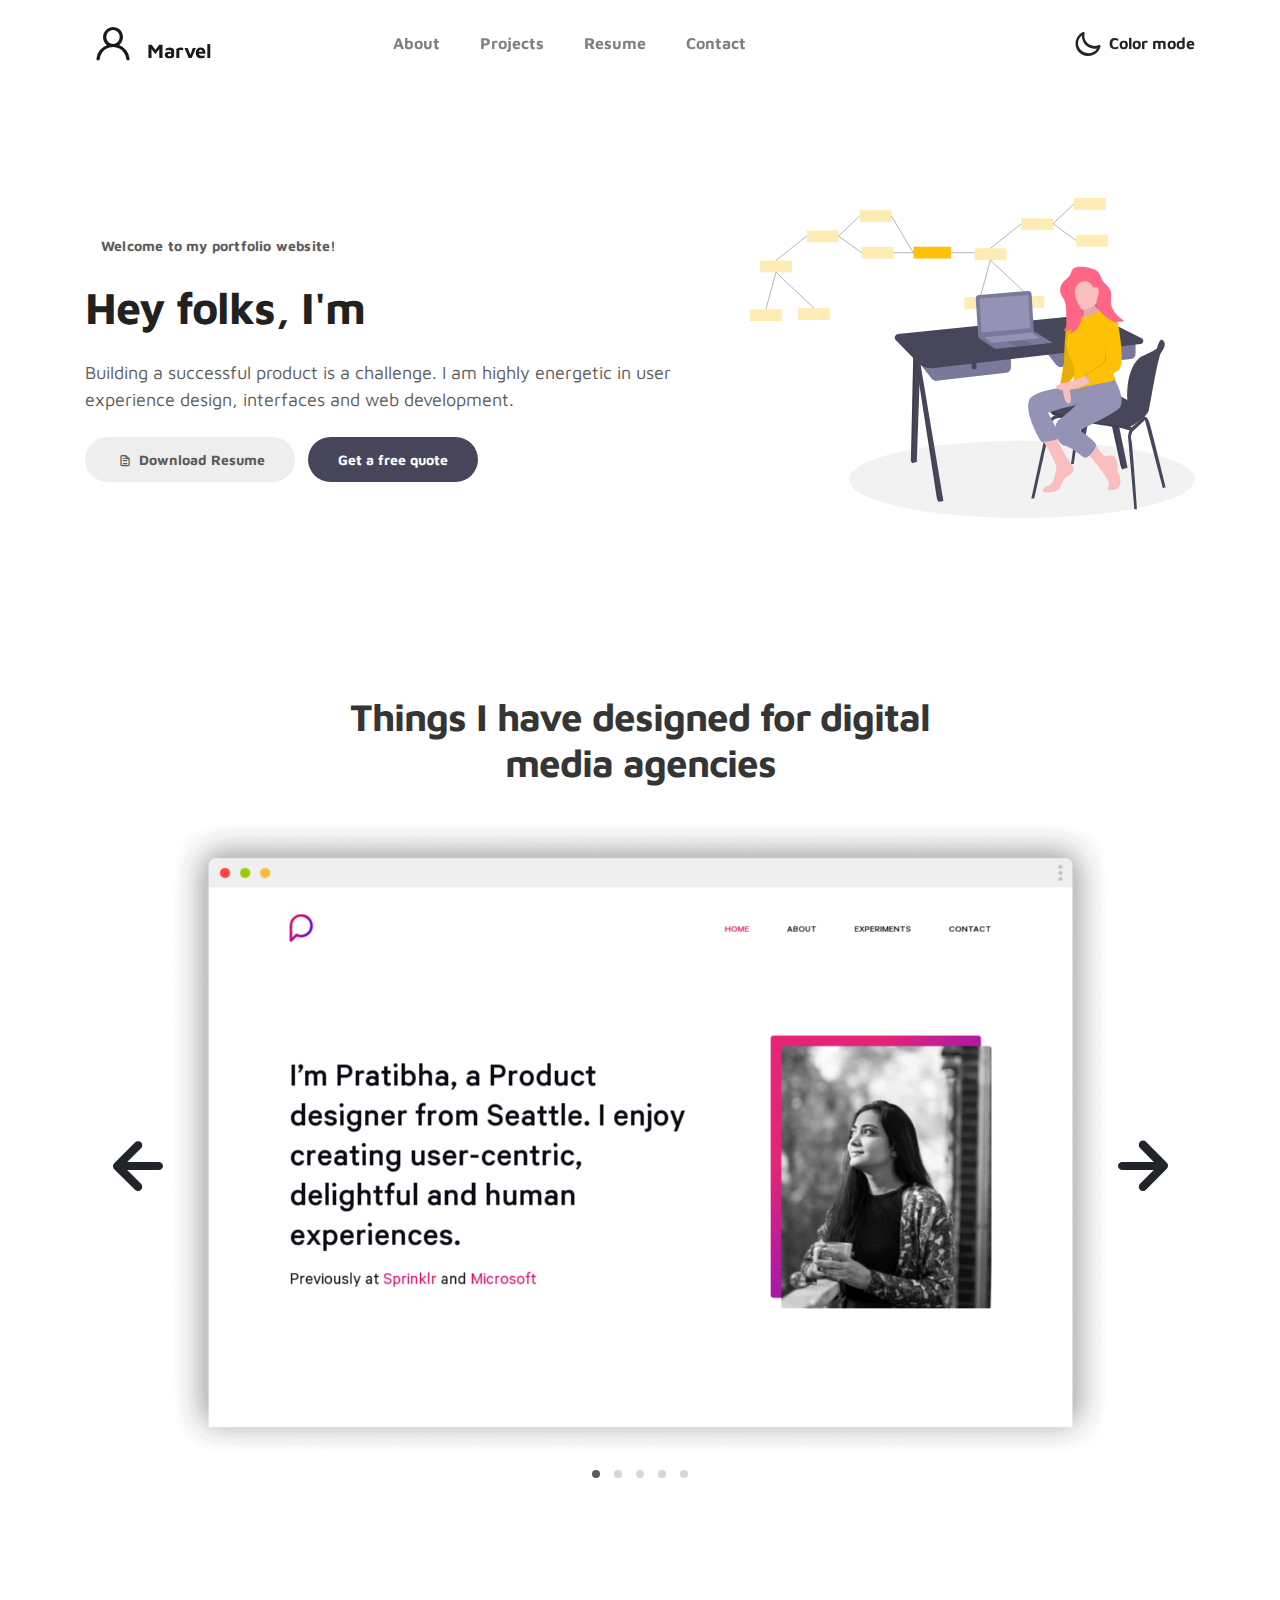
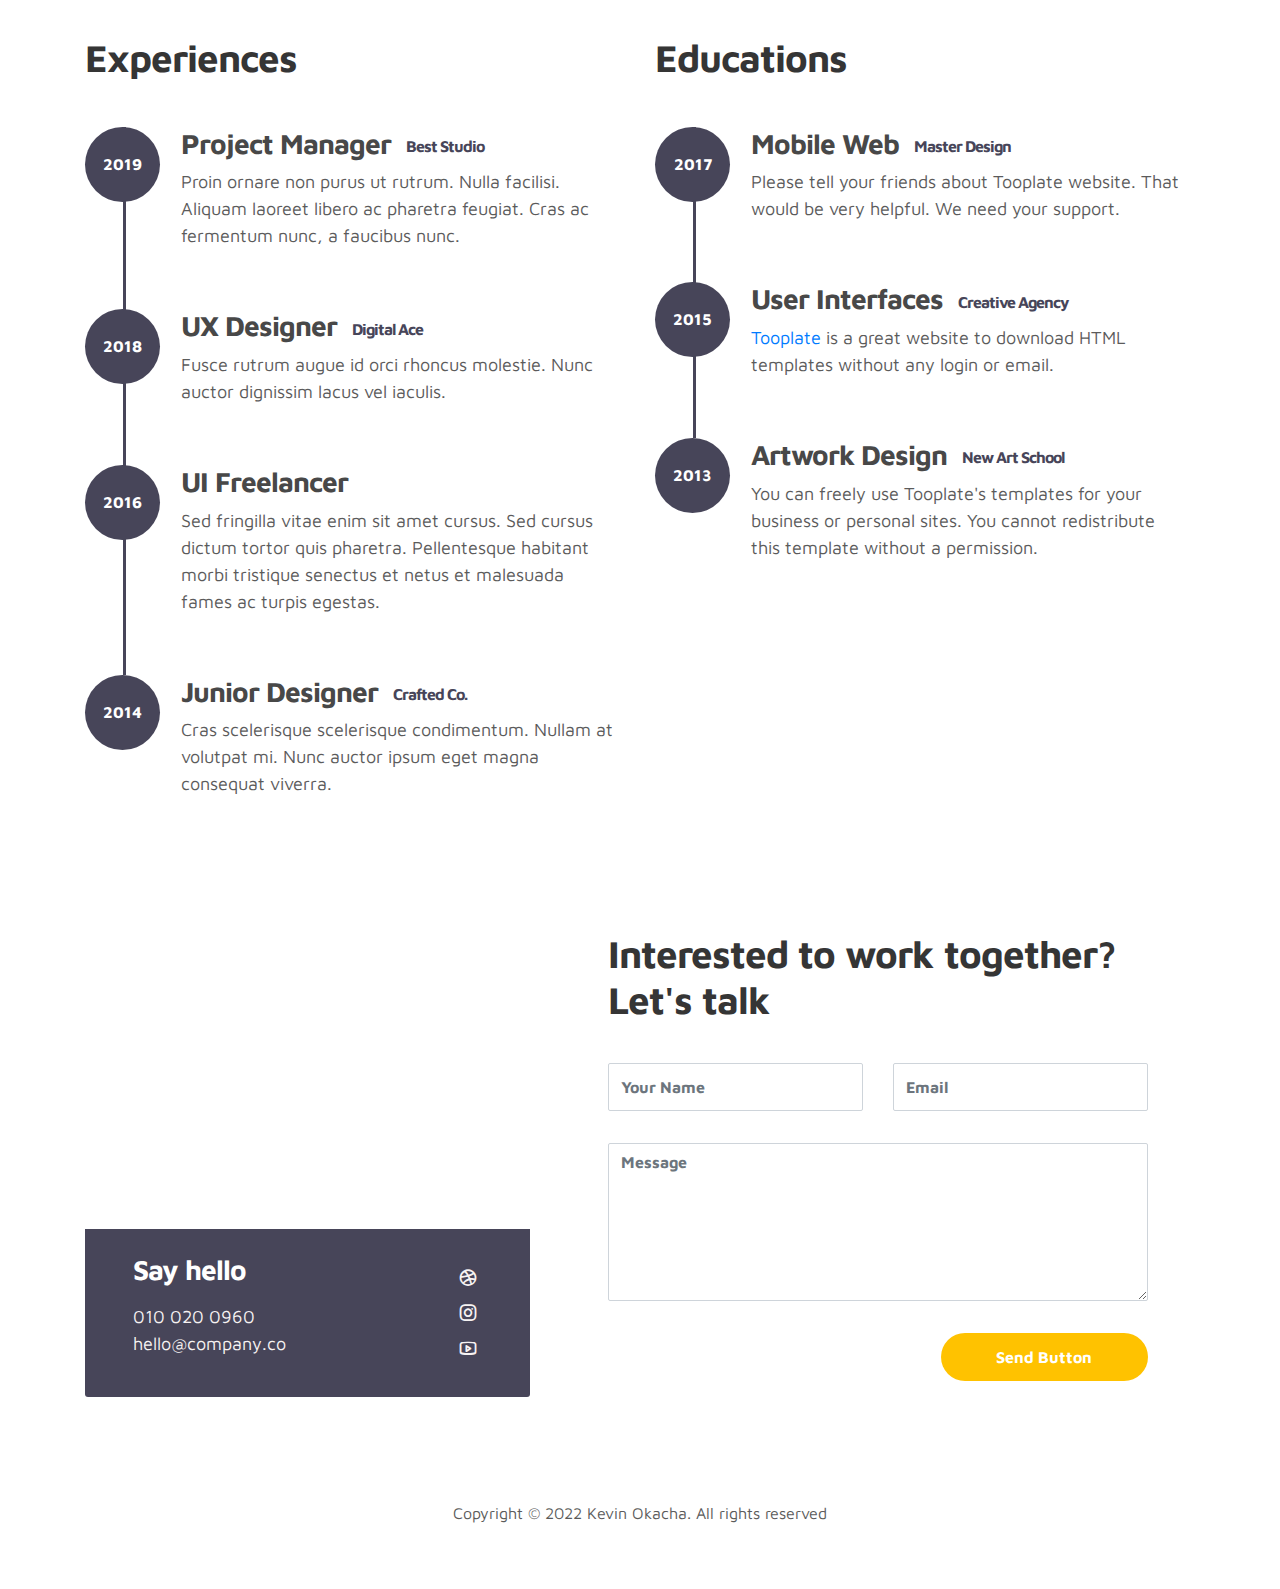
<file: Portfolio/index.html>
<!doctype html>
<html lang="en">

<head>
    <meta charset="utf-8">
    <meta name="viewport" content="width=device-width, initial-scale=1, shrink-to-fit=no">
    <meta name="description" content="">
    <meta name="author" content="">

    <title>Portfolio</title>

    <link rel="stylesheet" href="css/bootstrap.min.css">
    <link rel="stylesheet" href="css/unicons.css">
    <link rel="stylesheet" href="css/owl.carousel.min.css">
    <link rel="stylesheet" href="css/owl.theme.default.min.css">

    <!-- MAIN STYLE -->
    <link rel="stylesheet" href="css/tooplate-style.css">

    <!--

Tooplate 2115 Marvel

https://www.tooplate.com/view/2115-marvel

-->
</head>

<body>

    <!-- MENU -->
    <nav class="navbar navbar-expand-sm navbar-light">
        <div class="container">
            <a class="navbar-brand" href="index.html"><i class='uil uil-user'></i> Marvel</a>

            <button class="navbar-toggler" type="button" data-toggle="collapse" data-target="#navbarNav" aria-controls="navbarNav" aria-expanded="false" aria-label="Toggle navigation">
        <span class="navbar-toggler-icon"></span>
        <span class="navbar-toggler-icon"></span>
        <span class="navbar-toggler-icon"></span>
      </button>

            <div class="collapse navbar-collapse" id="navbarNav">
                <ul class="navbar-nav mx-auto">
                    <li class="nav-item">
                        <a href="#about" class="nav-link"><span data-hover="About">About</span></a>
                    </li>
                    <li class="nav-item">
                        <a href="#project" class="nav-link"><span data-hover="Projects">Projects</span></a>
                    </li>
                    <li class="nav-item">
                        <a href="#resume" class="nav-link"><span data-hover="Resume">Resume</span></a>
                    </li>
                    <li class="nav-item">
                        <a href="#contact" class="nav-link"><span data-hover="Contact">Contact</span></a>
                    </li>
                </ul>

                <ul class="navbar-nav ml-lg-auto">
                    <div class="ml-lg-4">
                        <div class="color-mode d-lg-flex justify-content-center align-items-center">
                            <i class="color-mode-icon"></i> Color mode
                        </div>
                    </div>
                </ul>
            </div>
        </div>
    </nav>

    <!-- ABOUT -->
    <section class="about full-screen d-lg-flex justify-content-center align-items-center" id="about">
        <div class="container">
            <div class="row">

                <div class="col-lg-7 col-md-12 col-12 d-flex align-items-center">
                    <div class="about-text">
                        <small class="small-text">Welcome to <span class="mobile-block">my portfolio website!</span></small>
                        <h1 class="animated animated-text">
                            <span class="mr-2">Hey folks, I'm</span>
                            <div class="animated-info">
                                <span class="animated-item">Kevin Okacha</span>
                                <span class="animated-item">Web Designer</span>
                                <span class="animated-item">UI/UX Design</span>
                            </div>
                        </h1>

                        <p>Building a successful product is a challenge. I am highly energetic in user experience design, interfaces and web development.</p>

                        <div class="custom-btn-group mt-4">
                            <a href="#" class="btn mr-lg-2 custom-btn"><i class='uil uil-file-alt'></i> Download Resume</a>
                            <a href="#contact" class="btn custom-btn custom-btn-bg custom-btn-link">Get a free quote</a>
                        </div>
                    </div>
                </div>

                <div class="col-lg-5 col-md-12 col-12">
                    <div class="about-image svg">
                        <img src="images/undraw/undraw_software_engineer_lvl5.svg" class="img-fluid" alt="svg image">
                    </div>
                </div>

            </div>
        </div>
    </section>

    <!-- PROJECTS -->
    <section class="project py-5" id="project">
        <div class="container">

            <div class="row">
                <div class="col-lg-11 text-center mx-auto col-12">

                    <div class="col-lg-8 mx-auto">
                        <h2>Things I have designed for digital media agencies</h2>
                    </div>

                    <div class="owl-carousel owl-theme">
                        <div class="item">
                            <div class="project-info">
                                <img src="images/project/project-image01.png" class="img-fluid" alt="project image">
                            </div>
                        </div>

                        <div class="item">
                            <div class="project-info">
                                <img src="images/project/project-image02.png" class="img-fluid" alt="project image">
                            </div>
                        </div>

                        <div class="item">
                            <div class="project-info">
                                <img src="images/project/project-image03.png" class="img-fluid" alt="project image">
                            </div>
                        </div>

                        <div class="item">
                            <div class="project-info">
                                <img src="images/project/project-image04.png" class="img-fluid" alt="project image">
                            </div>
                        </div>

                        <div class="item">
                            <div class="project-info">
                                <img src="images/project/project-image05.png" class="img-fluid" alt="project image">
                            </div>
                        </div>
                    </div>

                </div>
            </div>
        </div>
    </section>

    <!-- FEATURES -->
    <section class="resume py-5 d-lg-flex justify-content-center align-items-center" id="resume">
        <div class="container">
            <div class="row">

                <div class="col-lg-6 col-12">
                    <h2 class="mb-4">Experiences</h2>

                    <div class="timeline">
                        <div class="timeline-wrapper">
                            <div class="timeline-yr">
                                <span>2019</span>
                            </div>
                            <div class="timeline-info">
                                <h3><span>Project Manager</span><small>Best Studio</small></h3>
                                <p>Proin ornare non purus ut rutrum. Nulla facilisi. Aliquam laoreet libero ac pharetra feugiat. Cras ac fermentum nunc, a faucibus nunc.</p>
                            </div>
                        </div>

                        <div class="timeline-wrapper">
                            <div class="timeline-yr">
                                <span>2018</span>
                            </div>
                            <div class="timeline-info">
                                <h3><span>UX Designer</span><small>Digital Ace</small></h3>
                                <p>Fusce rutrum augue id orci rhoncus molestie. Nunc auctor dignissim lacus vel iaculis.</p>
                            </div>
                        </div>

                        <div class="timeline-wrapper">
                            <div class="timeline-yr">
                                <span>2016</span>
                            </div>
                            <div class="timeline-info">
                                <h3><span>UI Freelancer</h3>
                <p>Sed fringilla vitae enim sit amet cursus. Sed cursus dictum tortor quis pharetra. Pellentesque
                  habitant morbi tristique senectus et netus et malesuada fames ac turpis egestas.</p>
              </div>
            </div>

            <div class="timeline-wrapper">
              <div class="timeline-yr">
                <span>2014</span>
                            </div>
                            <div class="timeline-info">
                                <h3><span>Junior Designer<small>Crafted Co.</small></h3>
                <p>Cras scelerisque scelerisque condimentum. Nullam at volutpat mi. Nunc auctor ipsum eget magna
                  consequat viverra.</p>
              </div>
            </div>

          </div>
        </div>

        <div class="col-lg-6 col-12">
          <h2 class="mb-4 mobile-mt-2">Educations</h2>

          <div class="timeline">
            <div class="timeline-wrapper">
              <div class="timeline-yr">
                <span>2017</span>
                            </div>
                            <div class="timeline-info">
                                <h3><span>Mobile Web</span><small>Master Design</small></h3>
                                <p>Please tell your friends about Tooplate website. That would be very helpful. We need your support.
                                </p>
                            </div>
                        </div>

                        <div class="timeline-wrapper">
                            <div class="timeline-yr">
                                <span>2015</span>
                            </div>
                            <div class="timeline-info">
                                <h3><span>User Interfaces</span><small>Creative Agency</small></h3>
                                <p><a rel="nofollow" href="https://www.facebook.com/tooplate">Tooplate</a> is a great website to download HTML templates without any login or email.</p>
                            </div>
                        </div>

                        <div class="timeline-wrapper">
                            <div class="timeline-yr">
                                <span>2013</span>
                            </div>
                            <div class="timeline-info">
                                <h3><span>Artwork Design</span><small>New Art School</small></h3>
                                <p>You can freely use Tooplate's templates for your business or personal sites. You cannot redistribute this template without a permission.</p>
                            </div>
                        </div>

                    </div>
                </div>

            </div>
        </div>
    </section>

    <!-- CONTACT -->
    <section class="contact py-5" id="contact">
        <div class="container">
            <div class="row">

                <div class="col-lg-5 mr-lg-5 col-12">
                    <div class="google-map w-100">
                        <iframe src="https://www.google.com/maps/embed?pb=!1m18!1m12!1m3!1d12088.558402180099!2d-73.99373482142036!3d40.75895421922642!2m3!1f0!2f0!3f0!3m2!1i1024!2i768!4f13.1!3m3!1m2!1s0x89c25855b8fb3083%3A0xa0f9aef176042a5c!2sTheater+District%2C+New+York%2C+NY%2C+USA!5e0!3m2!1sen!2smm!4v1549875377188"
                            width="400" height="300" frameborder="0" style="border:0" allowfullscreen></iframe>
                    </div>

                    <div class="contact-info d-flex justify-content-between align-items-center py-4 px-lg-5">
                        <div class="contact-info-item">
                            <h3 class="mb-3 text-white">Say hello</h3>
                            <p class="footer-text mb-0">010 020 0960</p>
                            <p><a href="mailto:hello@company.co">hello@company.co</a></p>
                        </div>

                        <ul class="social-links">
                            <li>
                                <a href="#" class="uil uil-dribbble" data-toggle="tooltip" data-placement="left" title="Dribbble"></a>
                            </li>
                            <li>
                                <a href="#" class="uil uil-instagram" data-toggle="tooltip" data-placement="left" title="Instagram"></a>
                            </li>
                            <li>
                                <a href="#" class="uil uil-youtube" data-toggle="tooltip" data-placement="left" title="Youtube"></a>
                            </li>
                        </ul>
                    </div>
                </div>

                <div class="col-lg-6 col-12">
                    <div class="contact-form">
                        <h2 class="mb-4">Interested to work together? Let's talk</h2>

                        <form action="https://formsubmit.co/kev.okacha@gmail.com" method="POST">
                            <div class="row">
                                <div class="col-lg-6 col-12">
                                    <input type="text" class="form-control" name="name" placeholder="Your Name" id="name" required>
                                </div>

                                <div class="col-lg-6 col-12">
                                    <input type="email" class="form-control" name="email" placeholder="Email" id="email" required>
                                </div>

                                <div class="col-12">
                                    <textarea name="message" rows="6" class="form-control" id="message" placeholder="Message"></textarea>
                                </div>

                                <div class="ml-lg-auto col-lg-5 col-12">
                                    <input type="submit" class="form-control submit-btn" value="Send Button">
                                </div>
                            </div>
                        </form>
                    </div>
                </div>

            </div>
        </div>
    </section>

    <!-- FOOTER -->
    <footer class="footer py-5">
        <div class="container">
            <div class="row">

                <div class="col-lg-12 col-12">
                    <p class="copyright-text text-center">Copyright &copy; 2022 Kevin Okacha. All rights reserved</p>
                    <!-- <p class="copyright-text text-center">Designed by <a rel="nofollow" href="https://www.facebook.com/tooplate"></a></p> -->
                </div>

            </div>
        </div>
    </footer>

    <script src="js/jquery-3.3.1.min.js"></script>
    <script src="js/popper.min.js"></script>
    <script src="js/bootstrap.min.js"></script>
    <script src="js/Headroom.js"></script>
    <script src="js/jQuery.headroom.js"></script>
    <script src="js/owl.carousel.min.js"></script>
    <script src="js/smoothscroll.js"></script>
    <script src="js/custom.js"></script>

</body>

</html>
</file>
<file: Portfolio/css/unicons.css>
@font-face {
  font-family: 'unicons';
  src: url('../font/unicons.eot?42479262');
  src: url('../font/unicons.eot?42479262#iefix') format('embedded-opentype'),
       url('../font/unicons.woff2?42479262') format('woff2'),
       url('../font/unicons.woff?42479262') format('woff'),
       url('../font/unicons.ttf?42479262') format('truetype'),
       url('../font/unicons.svg?42479262#unicons') format('svg');
  font-weight: normal;
  font-style: normal;
}
/* Chrome hack: SVG is rendered more smooth in Windozze. 100% magic, uncomment if you need it. */
/* Note, that will break hinting! In other OS-es font will be not as sharp as it could be */
/*
@media screen and (-webkit-min-device-pixel-ratio:0) {
  @font-face {
    font-family: 'unicons';
    src: url('../font/unicons.svg?42479262#unicons') format('svg');
  }
}
*/
 
 [class^="uil-"]:before, [class*=" uil-"]:before {
  font-family: "unicons";
  font-style: normal;
  font-weight: normal;
  speak: none;
 
  display: inline-block;
  text-decoration: inherit;
  width: 1em;
  margin-right: .2em;
  text-align: center;
  /* opacity: .8; */
 
  /* For safety - reset parent styles, that can break glyph codes*/
  font-variant: normal;
  text-transform: none;
 
  /* fix buttons height, for twitter bootstrap */
  line-height: 1em;
 
  /* Animation center compensation - margins should be symmetric */
  /* remove if not needed */
  margin-left: .2em;
 
  /* you can be more comfortable with increased icons size */
  /* font-size: 120%; */
 
  /* Font smoothing. That was taken from TWBS */
  -webkit-font-smoothing: antialiased;
  -moz-osx-font-smoothing: grayscale;
 
  /* Uncomment for 3D effect */
  /* text-shadow: 1px 1px 1px rgba(127, 127, 127, 0.3); */
}
 
.uil-abacus:before { content: '\e800'; } /* '' */
.uil-accessible-icon-alt:before { content: '\e801'; } /* '' */
.uil-adjust-alt:before { content: '\e802'; } /* '' */
.uil-adjust-circle:before { content: '\e803'; } /* '' */
.uil-adjust-half:before { content: '\e804'; } /* '' */
.uil-adjust:before { content: '\e805'; } /* '' */
.uil-airplay:before { content: '\e806'; } /* '' */
.uil-align-alt:before { content: '\e807'; } /* '' */
.uil-align-center-alt:before { content: '\e808'; } /* '' */
.uil-align-center-h:before { content: '\e809'; } /* '' */
.uil-align-center-justify:before { content: '\e80a'; } /* '' */
.uil-align-center-v:before { content: '\e80b'; } /* '' */
.uil-align-center:before { content: '\e80c'; } /* '' */
.uil-align-justify:before { content: '\e80d'; } /* '' */
.uil-align-left-justify:before { content: '\e80e'; } /* '' */
.uil-align-left:before { content: '\e80f'; } /* '' */
.uil-align-letter-right:before { content: '\e810'; } /* '' */
.uil-align-right-justify:before { content: '\e811'; } /* '' */
.uil-align-right:before { content: '\e812'; } /* '' */
.uil-align:before { content: '\e813'; } /* '' */
.uil-ambulance:before { content: '\e814'; } /* '' */
.uil-analysis:before { content: '\e815'; } /* '' */
.uil-analytics:before { content: '\e816'; } /* '' */
.uil-anchor:before { content: '\e817'; } /* '' */
.uil-android-phone-slash:before { content: '\e818'; } /* '' */
.uil-angle-double-down:before { content: '\e819'; } /* '' */
.uil-angle-double-left:before { content: '\e81a'; } /* '' */
.uil-angle-double-right:before { content: '\e81b'; } /* '' */
.uil-angle-double-up:before { content: '\e81c'; } /* '' */
.uil-angle-down:before { content: '\e81d'; } /* '' */
.uil-angle-left:before { content: '\e81e'; } /* '' */
.uil-angle-right-b:before { content: '\e81f'; } /* '' */
.uil-angle-right:before { content: '\e820'; } /* '' */
.uil-angle-up:before { content: '\e821'; } /* '' */
.uil-annoyed-alt:before { content: '\e822'; } /* '' */
.uil-annoyed:before { content: '\e823'; } /* '' */
.uil-apps:before { content: '\e824'; } /* '' */
.uil-archive-alt:before { content: '\e825'; } /* '' */
.uil-archive:before { content: '\e826'; } /* '' */
.uil-arrow-break:before { content: '\e827'; } /* '' */
.uil-arrow-circle-down:before { content: '\e828'; } /* '' */
.uil-arrow-circle-left:before { content: '\e829'; } /* '' */
.uil-arrow-circle-right:before { content: '\e82a'; } /* '' */
.uil-arrow-circle-up:before { content: '\e82b'; } /* '' */
.uil-arrow-compress-h:before { content: '\e82c'; } /* '' */
.uil-arrow-down-left:before { content: '\e82d'; } /* '' */
.uil-arrow-down-right:before { content: '\e82e'; } /* '' */
.uil-arrow-down:before { content: '\e82f'; } /* '' */
.uil-arrow-from-right:before { content: '\e830'; } /* '' */
.uil-arrow-from-top:before { content: '\e831'; } /* '' */
.uil-arrow-growth:before { content: '\e832'; } /* '' */
.uil-arrow-left:before { content: '\e833'; } /* '' */
.uil-arrow-random:before { content: '\e834'; } /* '' */
.uil-arrow-resize-diagonal:before { content: '\e835'; } /* '' */
.uil-arrow-right:before { content: '\e836'; } /* '' */
.uil-arrow-to-bottom:before { content: '\e837'; } /* '' */
.uil-arrow-to-right:before { content: '\e838'; } /* '' */
.uil-arrow-up-left:before { content: '\e839'; } /* '' */
.uil-arrow-up-right:before { content: '\e83a'; } /* '' */
.uil-arrow-up:before { content: '\e83b'; } /* '' */
.uil-arrows-h-alt:before { content: '\e83c'; } /* '' */
.uil-arrows-h:before { content: '\e83d'; } /* '' */
.uil-arrows-left-down:before { content: '\e83e'; } /* '' */
.uil-arrows-maximize:before { content: '\e83f'; } /* '' */
.uil-arrows-merge:before { content: '\e840'; } /* '' */
.uil-arrows-resize-h:before { content: '\e841'; } /* '' */
.uil-arrows-resize-v:before { content: '\e842'; } /* '' */
.uil-arrows-resize:before { content: '\e843'; } /* '' */
.uil-arrows-right-down:before { content: '\e844'; } /* '' */
.uil-arrows-shrink-h:before { content: '\e845'; } /* '' */
.uil-arrows-shrink-v:before { content: '\e846'; } /* '' */
.uil-arrows-up-right:before { content: '\e847'; } /* '' */
.uil-arrows-v-alt:before { content: '\e848'; } /* '' */
.uil-arrows-v:before { content: '\e849'; } /* '' */
.uil-at:before { content: '\e84a'; } /* '' */
.uil-atm-card:before { content: '\e84b'; } /* '' */
.uil-atom:before { content: '\e84c'; } /* '' */
.uil-auto-flash:before { content: '\e84d'; } /* '' */
.uil-award-alt:before { content: '\e84e'; } /* '' */
.uil-award:before { content: '\e84f'; } /* '' */
.uil-baby-carriage:before { content: '\e850'; } /* '' */
.uil-backpack:before { content: '\e851'; } /* '' */
.uil-backspace:before { content: '\e852'; } /* '' */
.uil-backward:before { content: '\e853'; } /* '' */
.uil-bag-alt:before { content: '\e854'; } /* '' */
.uil-bag-slash:before { content: '\e855'; } /* '' */
.uil-bag:before { content: '\e856'; } /* '' */
.uil-ball:before { content: '\e857'; } /* '' */
.uil-ban:before { content: '\e858'; } /* '' */
.uil-bars:before { content: '\e859'; } /* '' */
.uil-basketball-hoop:before { content: '\e85a'; } /* '' */
.uil-basketball:before { content: '\e85b'; } /* '' */
.uil-battery-bolt:before { content: '\e85c'; } /* '' */
.uil-battery-empty:before { content: '\e85d'; } /* '' */
.uil-bed-double:before { content: '\e85e'; } /* '' */
.uil-bed:before { content: '\e85f'; } /* '' */
.uil-bell-school:before { content: '\e860'; } /* '' */
.uil-bell-slash:before { content: '\e861'; } /* '' */
.uil-bill:before { content: '\e862'; } /* '' */
.uil-bitcoin-circle:before { content: '\e863'; } /* '' */
.uil-bitcoin:before { content: '\e864'; } /* '' */
.uil-bluetooth-b:before { content: '\e865'; } /* '' */
.uil-bolt-alt:before { content: '\e866'; } /* '' */
.uil-bolt-slash:before { content: '\e867'; } /* '' */
.uil-bolt:before { content: '\e868'; } /* '' */
.uil-book-alt:before { content: '\e869'; } /* '' */
.uil-book-medical:before { content: '\e86a'; } /* '' */
.uil-book-open:before { content: '\e86b'; } /* '' */
.uil-book-reader:before { content: '\e86c'; } /* '' */
.uil-book:before { content: '\e86d'; } /* '' */
.uil-bookmark-full:before { content: '\e86e'; } /* '' */
.uil-bookmark:before { content: '\e86f'; } /* '' */
.uil-books:before { content: '\e870'; } /* '' */
.uil-boombox:before { content: '\e871'; } /* '' */
.uil-border-alt:before { content: '\e872'; } /* '' */
.uil-border-bottom:before { content: '\e873'; } /* '' */
.uil-border-clear:before { content: '\e874'; } /* '' */
.uil-border-horizontal:before { content: '\e875'; } /* '' */
.uil-border-inner:before { content: '\e876'; } /* '' */
.uil-border-left:before { content: '\e877'; } /* '' */
.uil-border-out:before { content: '\e878'; } /* '' */
.uil-border-right:before { content: '\e879'; } /* '' */
.uil-border-top:before { content: '\e87a'; } /* '' */
.uil-border-vertical:before { content: '\e87b'; } /* '' */
.uil-box:before { content: '\e87c'; } /* '' */
.uil-briefcase-alt:before { content: '\e87d'; } /* '' */
.uil-briefcase:before { content: '\e87e'; } /* '' */
.uil-bright:before { content: '\e87f'; } /* '' */
.uil-brightness-empty:before { content: '\e880'; } /* '' */
.uil-brightness-half:before { content: '\e881'; } /* '' */
.uil-brightness-low:before { content: '\e882'; } /* '' */
.uil-brightness-minus:before { content: '\e883'; } /* '' */
.uil-brightness-plus:before { content: '\e884'; } /* '' */
.uil-brightness:before { content: '\e885'; } /* '' */
.uil-bring-bottom:before { content: '\e886'; } /* '' */
.uil-bring-front:before { content: '\e887'; } /* '' */
.uil-brush-alt:before { content: '\e888'; } /* '' */
.uil-bug:before { content: '\e889'; } /* '' */
.uil-building:before { content: '\e88a'; } /* '' */
.uil-bullseye:before { content: '\e88b'; } /* '' */
.uil-bus-alt:before { content: '\e88c'; } /* '' */
.uil-bus-school:before { content: '\e88d'; } /* '' */
.uil-bus:before { content: '\e88e'; } /* '' */
.uil-calcualtor:before { content: '\e88f'; } /* '' */
.uil-calculator-alt:before { content: '\e890'; } /* '' */
.uil-calendar-alt:before { content: '\e891'; } /* '' */
.uil-calendar-slash:before { content: '\e892'; } /* '' */
.uil-calender:before { content: '\e893'; } /* '' */
.uil-calling:before { content: '\e894'; } /* '' */
.uil-camera-plus:before { content: '\e895'; } /* '' */
.uil-camera-slash:before { content: '\e896'; } /* '' */
.uil-camera:before { content: '\e897'; } /* '' */
.uil-cancel:before { content: '\e898'; } /* '' */
.uil-capsule:before { content: '\e899'; } /* '' */
.uil-capture:before { content: '\e89a'; } /* '' */
.uil-car-sideview:before { content: '\e89b'; } /* '' */
.uil-car-slash:before { content: '\e89c'; } /* '' */
.uil-car-wash:before { content: '\e89d'; } /* '' */
.uil-car:before { content: '\e89e'; } /* '' */
.uil-card-atm:before { content: '\e89f'; } /* '' */
.uil-caret-right:before { content: '\e8a0'; } /* '' */
.uil-cart:before { content: '\e8a1'; } /* '' */
.uil-cell:before { content: '\e8a2'; } /* '' */
.uil-celsius:before { content: '\e8a3'; } /* '' */
.uil-chart-bar-alt:before { content: '\e8a4'; } /* '' */
.uil-chart-bar:before { content: '\e8a5'; } /* '' */
.uil-chart-down:before { content: '\e8a6'; } /* '' */
.uil-chart-growth-alt:before { content: '\e8a7'; } /* '' */
.uil-chart-growth:before { content: '\e8a8'; } /* '' */
.uil-chart-line:before { content: '\e8a9'; } /* '' */
.uil-chart-pie-alt:before { content: '\e8aa'; } /* '' */
.uil-chart-pie:before { content: '\e8ab'; } /* '' */
.uil-chart:before { content: '\e8ac'; } /* '' */
.uil-chat-bubble-user:before { content: '\e8ad'; } /* '' */
.uil-chat-info:before { content: '\e8ae'; } /* '' */
.uil-chat:before { content: '\e8af'; } /* '' */
.uil-check-circle:before { content: '\e8b0'; } /* '' */
.uil-check-square:before { content: '\e8b1'; } /* '' */
.uil-check:before { content: '\e8b2'; } /* '' */
.uil-circle-layer:before { content: '\e8b3'; } /* '' */
.uil-circle:before { content: '\e8b4'; } /* '' */
.uil-circuit:before { content: '\e8b5'; } /* '' */
.uil-clapper-board:before { content: '\e8b6'; } /* '' */
.uil-clipboard-alt:before { content: '\e8b7'; } /* '' */
.uil-clipboard-blank:before { content: '\e8b8'; } /* '' */
.uil-clipboard-notes:before { content: '\e8b9'; } /* '' */
.uil-clipboard:before { content: '\e8ba'; } /* '' */
.uil-clock-eight:before { content: '\e8bb'; } /* '' */
.uil-clock-five:before { content: '\e8bc'; } /* '' */
.uil-clock-nine:before { content: '\e8bd'; } /* '' */
.uil-clock-seven:before { content: '\e8be'; } /* '' */
.uil-clock-ten:before { content: '\e8bf'; } /* '' */
.uil-clock-three:before { content: '\e8c0'; } /* '' */
.uil-clock-two:before { content: '\e8c1'; } /* '' */
.uil-clock:before { content: '\e8c2'; } /* '' */
.uil-closed-captioning:before { content: '\e8c3'; } /* '' */
.uil-cloud-block:before { content: '\e8c4'; } /* '' */
.uil-cloud-bookmark:before { content: '\e8c5'; } /* '' */
.uil-cloud-check:before { content: '\e8c6'; } /* '' */
.uil-cloud-computing:before { content: '\e8c7'; } /* '' */
.uil-cloud-data-connection:before { content: '\e8c8'; } /* '' */
.uil-cloud-database-tree:before { content: '\e8c9'; } /* '' */
.uil-cloud-download:before { content: '\e8ca'; } /* '' */
.uil-cloud-drizzle:before { content: '\e8cb'; } /* '' */
.uil-cloud-exclamation:before { content: '\e8cc'; } /* '' */
.uil-cloud-hail:before { content: '\e8cd'; } /* '' */
.uil-cloud-heart:before { content: '\e8ce'; } /* '' */
.uil-cloud-info:before { content: '\e8cf'; } /* '' */
.uil-cloud-lock:before { content: '\e8d0'; } /* '' */
.uil-cloud-meatball:before { content: '\e8d1'; } /* '' */
.uil-cloud-moon-hail:before { content: '\e8d2'; } /* '' */
.uil-cloud-moon-meatball:before { content: '\e8d3'; } /* '' */
.uil-cloud-moon-rain:before { content: '\e8d4'; } /* '' */
.uil-cloud-moon-showers:before { content: '\e8d5'; } /* '' */
.uil-cloud-moon:before { content: '\e8d6'; } /* '' */
.uil-cloud-question:before { content: '\e8d7'; } /* '' */
.uil-cloud-rain-sun:before { content: '\e8d8'; } /* '' */
.uil-cloud-rain:before { content: '\e8d9'; } /* '' */
.uil-cloud-redo:before { content: '\e8da'; } /* '' */
.uil-cloud-set:before { content: '\e8db'; } /* '' */
.uil-cloud-share:before { content: '\e8dc'; } /* '' */
.uil-cloud-shield:before { content: '\e8dd'; } /* '' */
.uil-cloud-showers-alt:before { content: '\e8de'; } /* '' */
.uil-cloud-showers-heavy:before { content: '\e8df'; } /* '' */
.uil-cloud-showers:before { content: '\e8e0'; } /* '' */
.uil-cloud-slash:before { content: '\e8e1'; } /* '' */
.uil-cloud-sun-hail:before { content: '\e8e2'; } /* '' */
.uil-cloud-sun-meatball:before { content: '\e8e3'; } /* '' */
.uil-cloud-sun-rain-alt:before { content: '\e8e4'; } /* '' */
.uil-cloud-sun-rain:before { content: '\e8e5'; } /* '' */
.uil-cloud-sun-tear:before { content: '\e8e6'; } /* '' */
.uil-cloud-sun:before { content: '\e8e7'; } /* '' */
.uil-cloud-times:before { content: '\e8e8'; } /* '' */
.uil-cloud-unlock:before { content: '\e8e9'; } /* '' */
.uil-cloud-upload:before { content: '\e8ea'; } /* '' */
.uil-cloud-wifi:before { content: '\e8eb'; } /* '' */
.uil-cloud-wind:before { content: '\e8ec'; } /* '' */
.uil-cloud:before { content: '\e8ed'; } /* '' */
.uil-clouds:before { content: '\e8ee'; } /* '' */
.uil-club:before { content: '\e8ef'; } /* '' */
.uil-code:before { content: '\e8f0'; } /* '' */
.uil-coffee:before { content: '\e8f1'; } /* '' */
.uil-cog:before { content: '\e8f2'; } /* '' */
.uil-coins:before { content: '\e8f3'; } /* '' */
.uil-columns:before { content: '\e8f4'; } /* '' */
.uil-comment-alt-block:before { content: '\e8f5'; } /* '' */
.uil-comment-alt-chart-lines:before { content: '\e8f6'; } /* '' */
.uil-comment-alt-check:before { content: '\e8f7'; } /* '' */
.uil-comment-alt-dots:before { content: '\e8f8'; } /* '' */
.uil-comment-alt-download:before { content: '\e8f9'; } /* '' */
.uil-comment-alt-edit:before { content: '\e8fa'; } /* '' */
.uil-comment-alt-exclamation:before { content: '\e8fb'; } /* '' */
.uil-comment-alt-heart:before { content: '\e8fc'; } /* '' */
.uil-comment-alt-image:before { content: '\e8fd'; } /* '' */
.uil-comment-alt-info:before { content: '\e8fe'; } /* '' */
.uil-comment-alt-lines:before { content: '\e8ff'; } /* '' */
.uil-comment-alt-lock:before { content: '\e900'; } /* '' */
.uil-comment-alt-medical:before { content: '\e901'; } /* '' */
.uil-comment-alt-message:before { content: '\e902'; } /* '' */
.uil-comment-alt-notes:before { content: '\e903'; } /* '' */
.uil-comment-alt-plus:before { content: '\e904'; } /* '' */
.uil-comment-alt-question:before { content: '\e905'; } /* '' */
.uil-comment-alt-redo:before { content: '\e906'; } /* '' */
.uil-comment-alt-search:before { content: '\e907'; } /* '' */
.uil-comment-alt-share:before { content: '\e908'; } /* '' */
.uil-comment-alt-shield:before { content: '\e909'; } /* '' */
.uil-comment-alt-upload:before { content: '\e90a'; } /* '' */
.uil-comment-alt-verify:before { content: '\e90b'; } /* '' */
.uil-comment-alt:before { content: '\e90c'; } /* '' */
.uil-comment-block:before { content: '\e90d'; } /* '' */
.uil-comment-chart-line:before { content: '\e90e'; } /* '' */
.uil-comment-check:before { content: '\e90f'; } /* '' */
.uil-comment-dots:before { content: '\e910'; } /* '' */
.uil-comment-download:before { content: '\e911'; } /* '' */
.uil-comment-edit:before { content: '\e912'; } /* '' */
.uil-comment-exclamation:before { content: '\e913'; } /* '' */
.uil-comment-heart:before { content: '\e914'; } /* '' */
.uil-comment-image:before { content: '\e915'; } /* '' */
.uil-comment-info-alt:before { content: '\e916'; } /* '' */
.uil-comment-info:before { content: '\e917'; } /* '' */
.uil-comment-lines:before { content: '\e918'; } /* '' */
.uil-comment-lock:before { content: '\e919'; } /* '' */
.uil-comment-medical:before { content: '\e91a'; } /* '' */
.uil-comment-message:before { content: '\e91b'; } /* '' */
.uil-comment-notes:before { content: '\e91c'; } /* '' */
.uil-comment-plus:before { content: '\e91d'; } /* '' */
.uil-comment-question:before { content: '\e91e'; } /* '' */
.uil-comment-redo:before { content: '\e91f'; } /* '' */
.uil-comment-search:before { content: '\e920'; } /* '' */
.uil-comment-share:before { content: '\e921'; } /* '' */
.uil-comment-shield:before { content: '\e922'; } /* '' */
.uil-comment-slash:before { content: '\e923'; } /* '' */
.uil-comment-upload:before { content: '\e924'; } /* '' */
.uil-comment-verify:before { content: '\e925'; } /* '' */
.uil-comment:before { content: '\e926'; } /* '' */
.uil-comments-alt:before { content: '\e927'; } /* '' */
.uil-comments:before { content: '\e928'; } /* '' */
.uil-commnet-alt-slash:before { content: '\e929'; } /* '' */
.uil-compact-disc:before { content: '\e92a'; } /* '' */
.uil-compass:before { content: '\e92b'; } /* '' */
.uil-compress-alt-left:before { content: '\e92c'; } /* '' */
.uil-compress-alt:before { content: '\e92d'; } /* '' */
.uil-compress-arrows:before { content: '\e92e'; } /* '' */
.uil-compress-lines:before { content: '\e92f'; } /* '' */
.uil-compress-point:before { content: '\e930'; } /* '' */
.uil-compress-v:before { content: '\e931'; } /* '' */
.uil-compress:before { content: '\e932'; } /* '' */
.uil-computer-mouse:before { content: '\e933'; } /* '' */
.uil-confused:before { content: '\e934'; } /* '' */
.uil-constructor:before { content: '\e935'; } /* '' */
.uil-copy-alt:before { content: '\e936'; } /* '' */
.uil-copy-landscape:before { content: '\e937'; } /* '' */
.uil-copy:before { content: '\e938'; } /* '' */
.uil-copyright:before { content: '\e939'; } /* '' */
.uil-corner-down-left:before { content: '\e93a'; } /* '' */
.uil-corner-down-right-alt:before { content: '\e93b'; } /* '' */
.uil-corner-down-right:before { content: '\e93c'; } /* '' */
.uil-corner-left-down:before { content: '\e93d'; } /* '' */
.uil-corner-right-down:before { content: '\e93e'; } /* '' */
.uil-corner-up-left-alt:before { content: '\e93f'; } /* '' */
.uil-corner-up-left:before { content: '\e940'; } /* '' */
.uil-corner-up-right-alt:before { content: '\e941'; } /* '' */
.uil-corner-up-right:before { content: '\e942'; } /* '' */
.uil-creative-commons-pd-alt:before { content: '\e943'; } /* '' */
.uil-creative-commons-pd:before { content: '\e944'; } /* '' */
.uil-crockery:before { content: '\e945'; } /* '' */
.uil-crop-alt-rotate-left:before { content: '\e946'; } /* '' */
.uil-crop-alt-rotate-right:before { content: '\e947'; } /* '' */
.uil-crop-alt:before { content: '\e948'; } /* '' */
.uil-crosshair-alt:before { content: '\e949'; } /* '' */
.uil-crosshair:before { content: '\e94a'; } /* '' */
.uil-crosshairs:before { content: '\e94b'; } /* '' */
.uil-cube:before { content: '\e94c'; } /* '' */
.uil-data-sharing:before { content: '\e94d'; } /* '' */
.uil-database-alt:before { content: '\e94e'; } /* '' */
.uil-database:before { content: '\e94f'; } /* '' */
.uil-desert:before { content: '\e950'; } /* '' */
.uil-desktop-alt-slash:before { content: '\e951'; } /* '' */
.uil-desktop-alt:before { content: '\e952'; } /* '' */
.uil-desktop-cloud-alt:before { content: '\e953'; } /* '' */
.uil-desktop-slash:before { content: '\e954'; } /* '' */
.uil-desktop:before { content: '\e955'; } /* '' */
.uil-dialpad-alt:before { content: '\e956'; } /* '' */
.uil-dialpad:before { content: '\e957'; } /* '' */
.uil-diamond:before { content: '\e958'; } /* '' */
.uil-diary-alt:before { content: '\e959'; } /* '' */
.uil-diary:before { content: '\e95a'; } /* '' */
.uil-dice-five:before { content: '\e95b'; } /* '' */
.uil-dice-four:before { content: '\e95c'; } /* '' */
.uil-dice-one:before { content: '\e95d'; } /* '' */
.uil-dice-six:before { content: '\e95e'; } /* '' */
.uil-dice-three:before { content: '\e95f'; } /* '' */
.uil-dice-two:before { content: '\e960'; } /* '' */
.uil-direction:before { content: '\e961'; } /* '' */
.uil-directions:before { content: '\e962'; } /* '' */
.uil-dizzy-meh:before { content: '\e963'; } /* '' */
.uil-dna:before { content: '\e964'; } /* '' */
.uil-document-layout-center:before { content: '\e965'; } /* '' */
.uil-document-layout-left:before { content: '\e966'; } /* '' */
.uil-document-layout-right:before { content: '\e967'; } /* '' */
.uil-document:before { content: '\e968'; } /* '' */
.uil-dollar-alt:before { content: '\e969'; } /* '' */
.uil-dollar-sign-alt:before { content: '\e96a'; } /* '' */
.uil-dollar-sign:before { content: '\e96b'; } /* '' */
.uil-down-arrow:before { content: '\e96c'; } /* '' */
.uil-download-alt:before { content: '\e96d'; } /* '' */
.uil-dribbble:before { content: '\e96e'; } /* '' */
.uil-drill:before { content: '\e96f'; } /* '' */
.uil-dropbox:before { content: '\e970'; } /* '' */
.uil-dumbbell:before { content: '\e971'; } /* '' */
.uil-edit-alt:before { content: '\e972'; } /* '' */
.uil-edit:before { content: '\e973'; } /* '' */
.uil-ellipsis-h:before { content: '\e974'; } /* '' */
.uil-ellipsis-v:before { content: '\e975'; } /* '' */
.uil-emoji:before { content: '\e976'; } /* '' */
.uil-enter:before { content: '\e977'; } /* '' */
.uil-entry:before { content: '\e978'; } /* '' */
.uil-envelope-add:before { content: '\e979'; } /* '' */
.uil-envelope-alt:before { content: '\e97a'; } /* '' */
.uil-envelope-block:before { content: '\e97b'; } /* '' */
.uil-envelope-bookmark:before { content: '\e97c'; } /* '' */
.uil-envelope-check:before { content: '\e97d'; } /* '' */
.uil-envelope-download-alt:before { content: '\e97e'; } /* '' */
.uil-envelope-download:before { content: '\e97f'; } /* '' */
.uil-envelope-edit:before { content: '\e980'; } /* '' */
.uil-envelope-exclamation:before { content: '\e981'; } /* '' */
.uil-envelope-heart:before { content: '\e982'; } /* '' */
.uil-envelope-info:before { content: '\e983'; } /* '' */
.uil-envelope-lock:before { content: '\e984'; } /* '' */
.uil-envelope-minus:before { content: '\e985'; } /* '' */
.uil-envelope-open:before { content: '\e986'; } /* '' */
.uil-envelope-question:before { content: '\e987'; } /* '' */
.uil-envelope-receive:before { content: '\e988'; } /* '' */
.uil-envelope-redo:before { content: '\e989'; } /* '' */
.uil-envelope-search:before { content: '\e98a'; } /* '' */
.uil-envelope-send:before { content: '\e98b'; } /* '' */
.uil-envelope-share:before { content: '\e98c'; } /* '' */
.uil-envelope-shield:before { content: '\e98d'; } /* '' */
.uil-envelope-star:before { content: '\e98e'; } /* '' */
.uil-envelope-times:before { content: '\e98f'; } /* '' */
.uil-envelope-upload-alt:before { content: '\e990'; } /* '' */
.uil-envelope-upload:before { content: '\e991'; } /* '' */
.uil-envelope:before { content: '\e992'; } /* '' */
.uil-envelopes:before { content: '\e993'; } /* '' */
.uil-equal-circle:before { content: '\e994'; } /* '' */
.uil-euro-circle:before { content: '\e995'; } /* '' */
.uil-euro:before { content: '\e996'; } /* '' */
.uil-exchange-alt:before { content: '\e997'; } /* '' */
.uil-exchange:before { content: '\e998'; } /* '' */
.uil-exclamation-circle:before { content: '\e999'; } /* '' */
.uil-exclamation-octagon:before { content: '\e99a'; } /* '' */
.uil-exclamation-triangle:before { content: '\e99b'; } /* '' */
.uil-exclude:before { content: '\e99c'; } /* '' */
.uil-exit:before { content: '\e99d'; } /* '' */
.uil-expand-alt:before { content: '\e99e'; } /* '' */
.uil-expand-arrows-alt:before { content: '\e99f'; } /* '' */
.uil-expand-arrows:before { content: '\e9a0'; } /* '' */
.uil-expand-from-corner:before { content: '\e9a1'; } /* '' */
.uil-expand-left:before { content: '\e9a2'; } /* '' */
.uil-export:before { content: '\e9a3'; } /* '' */
.uil-exposure-alt:before { content: '\e9a4'; } /* '' */
.uil-exposure-increase:before { content: '\e9a5'; } /* '' */
.uil-external-link-alt:before { content: '\e9a6'; } /* '' */
.uil-eye-slash:before { content: '\e9a7'; } /* '' */
.uil-eye:before { content: '\e9a8'; } /* '' */
.uil-facebook:before { content: '\e9a9'; } /* '' */
.uil-fahrenheit:before { content: '\e9aa'; } /* '' */
.uil-fast-mail-alt:before { content: '\e9ab'; } /* '' */
.uil-fast-mail:before { content: '\e9ac'; } /* '' */
.uil-favorite:before { content: '\e9ad'; } /* '' */
.uil-feedback:before { content: '\e9ae'; } /* '' */
.uil-file-alt:before { content: '\e9af'; } /* '' */
.uil-file-blank:before { content: '\e9b0'; } /* '' */
.uil-file-block-alt:before { content: '\e9b1'; } /* '' */
.uil-file-bookmark-alt:before { content: '\e9b2'; } /* '' */
.uil-file-check-alt:before { content: '\e9b3'; } /* '' */
.uil-file-check:before { content: '\e9b4'; } /* '' */
.uil-file-contract-dollar:before { content: '\e9b5'; } /* '' */
.uil-file-copy-alt:before { content: '\e9b6'; } /* '' */
.uil-file-download-alt:before { content: '\e9b7'; } /* '' */
.uil-file-download:before { content: '\e9b8'; } /* '' */
.uil-file-edit-alt:before { content: '\e9b9'; } /* '' */
.uil-file-exclamation-alt:before { content: '\e9ba'; } /* '' */
.uil-file-exclamation:before { content: '\e9bb'; } /* '' */
.uil-file-heart:before { content: '\e9bc'; } /* '' */
.uil-file-info-alt:before { content: '\e9bd'; } /* '' */
.uil-file-landscape-alt:before { content: '\e9be'; } /* '' */
.uil-file-landscape:before { content: '\e9bf'; } /* '' */
.uil-file-lanscape-slash:before { content: '\e9c0'; } /* '' */
.uil-file-lock-alt:before { content: '\e9c1'; } /* '' */
.uil-file-medical-alt:before { content: '\e9c2'; } /* '' */
.uil-file-medical:before { content: '\e9c3'; } /* '' */
.uil-file-minus-alt:before { content: '\e9c4'; } /* '' */
.uil-file-minus:before { content: '\e9c5'; } /* '' */
.uil-file-network:before { content: '\e9c6'; } /* '' */
.uil-file-plus-alt:before { content: '\e9c7'; } /* '' */
.uil-file-plus:before { content: '\e9c8'; } /* '' */
.uil-file-question-alt:before { content: '\e9c9'; } /* '' */
.uil-file-question:before { content: '\e9ca'; } /* '' */
.uil-file-redo-alt:before { content: '\e9cb'; } /* '' */
.uil-file-search-alt:before { content: '\e9cc'; } /* '' */
.uil-file-share-alt:before { content: '\e9cd'; } /* '' */
.uil-file-shield-alt:before { content: '\e9ce'; } /* '' */
.uil-file-slash:before { content: '\e9cf'; } /* '' */
.uil-file-times-alt:before { content: '\e9d0'; } /* '' */
.uil-file-times:before { content: '\e9d1'; } /* '' */
.uil-file-upload-alt:before { content: '\e9d2'; } /* '' */
.uil-file-upload:before { content: '\e9d3'; } /* '' */
.uil-file:before { content: '\e9d4'; } /* '' */
.uil-files-landscapes-alt:before { content: '\e9d5'; } /* '' */
.uil-files-landscapes:before { content: '\e9d6'; } /* '' */
.uil-film:before { content: '\e9d7'; } /* '' */
.uil-filter-slash:before { content: '\e9d8'; } /* '' */
.uil-filter:before { content: '\e9d9'; } /* '' */
.uil-flask-potion:before { content: '\e9da'; } /* '' */
.uil-flask:before { content: '\e9db'; } /* '' */
.uil-flip-h-alt:before { content: '\e9dc'; } /* '' */
.uil-flip-h:before { content: '\e9dd'; } /* '' */
.uil-flip-v-alt:before { content: '\e9de'; } /* '' */
.uil-flip-v:before { content: '\e9df'; } /* '' */
.uil-flower:before { content: '\e9e0'; } /* '' */
.uil-focus-add:before { content: '\e9e1'; } /* '' */
.uil-focus-target:before { content: '\e9e2'; } /* '' */
.uil-focus:before { content: '\e9e3'; } /* '' */
.uil-folder-check:before { content: '\e9e4'; } /* '' */
.uil-folder-download:before { content: '\e9e5'; } /* '' */
.uil-folder-exclamation:before { content: '\e9e6'; } /* '' */
.uil-folder-heart:before { content: '\e9e7'; } /* '' */
.uil-folder-info:before { content: '\e9e8'; } /* '' */
.uil-folder-lock:before { content: '\e9e9'; } /* '' */
.uil-folder-medical:before { content: '\e9ea'; } /* '' */
.uil-folder-minus:before { content: '\e9eb'; } /* '' */
.uil-folder-network:before { content: '\e9ec'; } /* '' */
.uil-folder-plus:before { content: '\e9ed'; } /* '' */
.uil-folder-question:before { content: '\e9ee'; } /* '' */
.uil-folder-slash:before { content: '\e9ef'; } /* '' */
.uil-folder-times:before { content: '\e9f0'; } /* '' */
.uil-folder-upload:before { content: '\e9f1'; } /* '' */
.uil-folder:before { content: '\e9f2'; } /* '' */
.uil-food:before { content: '\e9f3'; } /* '' */
.uil-football-american:before { content: '\e9f4'; } /* '' */
.uil-football-ball:before { content: '\e9f5'; } /* '' */
.uil-football:before { content: '\e9f6'; } /* '' */
.uil-forecastcloud-moon-tear:before { content: '\e9f7'; } /* '' */
.uil-forwaded-call:before { content: '\e9f8'; } /* '' */
.uil-forward:before { content: '\e9f9'; } /* '' */
.uil-frown:before { content: '\e9fa'; } /* '' */
.uil-game-structure:before { content: '\e9fb'; } /* '' */
.uil-game:before { content: '\e9fc'; } /* '' */
.uil-gift:before { content: '\e9fd'; } /* '' */
.uil-glass-martini-alt-slash:before { content: '\e9fe'; } /* '' */
.uil-glass-martini-alt:before { content: '\e9ff'; } /* '' */
.uil-glass-martini:before { content: '\ea00'; } /* '' */
.uil-glass-tea:before { content: '\ea01'; } /* '' */
.uil-glass:before { content: '\ea02'; } /* '' */
.uil-globe:before { content: '\ea03'; } /* '' */
.uil-gold:before { content: '\ea04'; } /* '' */
.uil-google-drive:before { content: '\ea05'; } /* '' */
.uil-graduation-hat:before { content: '\ea06'; } /* '' */
.uil-graph-bar:before { content: '\ea07'; } /* '' */
.uil-grid:before { content: '\ea08'; } /* '' */
.uil-grids:before { content: '\ea09'; } /* '' */
.uil-grin-tongue-wink-alt:before { content: '\ea0a'; } /* '' */
.uil-grin-tongue-wink:before { content: '\ea0b'; } /* '' */
.uil-grin:before { content: '\ea0c'; } /* '' */
.uil-grip-horizontal-line:before { content: '\ea0d'; } /* '' */
.uil-hdd:before { content: '\ea0e'; } /* '' */
.uil-headphones-alt:before { content: '\ea0f'; } /* '' */
.uil-headphones:before { content: '\ea10'; } /* '' */
.uil-heart-alt:before { content: '\ea11'; } /* '' */
.uil-heart-medical:before { content: '\ea12'; } /* '' */
.uil-heart-rate:before { content: '\ea13'; } /* '' */
.uil-heart-sign:before { content: '\ea14'; } /* '' */
.uil-heart:before { content: '\ea15'; } /* '' */
.uil-heartbeat:before { content: '\ea16'; } /* '' */
.uil-history-alt:before { content: '\ea17'; } /* '' */
.uil-history:before { content: '\ea18'; } /* '' */
.uil-home-alt:before { content: '\ea19'; } /* '' */
.uil-home:before { content: '\ea1a'; } /* '' */
.uil-horizontal-align-center:before { content: '\ea1b'; } /* '' */
.uil-horizontal-align-left:before { content: '\ea1c'; } /* '' */
.uil-horizontal-align-right:before { content: '\ea1d'; } /* '' */
.uil-horizontal-distribution-center:before { content: '\ea1e'; } /* '' */
.uil-horizontal-distribution-left:before { content: '\ea1f'; } /* '' */
.uil-horizontal-distribution-right:before { content: '\ea20'; } /* '' */
.uil-hunting:before { content: '\ea21'; } /* '' */
.uil-image-alt-slash:before { content: '\ea22'; } /* '' */
.uil-image-block:before { content: '\ea23'; } /* '' */
.uil-image-broken:before { content: '\ea24'; } /* '' */
.uil-image-check:before { content: '\ea25'; } /* '' */
.uil-image-download:before { content: '\ea26'; } /* '' */
.uil-image-edit:before { content: '\ea27'; } /* '' */
.uil-image-lock:before { content: '\ea28'; } /* '' */
.uil-image-minus:before { content: '\ea29'; } /* '' */
.uil-image-plus:before { content: '\ea2a'; } /* '' */
.uil-image-question:before { content: '\ea2b'; } /* '' */
.uil-image-redo:before { content: '\ea2c'; } /* '' */
.uil-image-resize-landscape:before { content: '\ea2d'; } /* '' */
.uil-image-resize-square:before { content: '\ea2e'; } /* '' */
.uil-image-search:before { content: '\ea2f'; } /* '' */
.uil-image-share:before { content: '\ea30'; } /* '' */
.uil-image-shield:before { content: '\ea31'; } /* '' */
.uil-image-slash:before { content: '\ea32'; } /* '' */
.uil-image-times:before { content: '\ea33'; } /* '' */
.uil-image-upload:before { content: '\ea34'; } /* '' */
.uil-image-v:before { content: '\ea35'; } /* '' */
.uil-image:before { content: '\ea36'; } /* '' */
.uil-images:before { content: '\ea37'; } /* '' */
.uil-incoming-call:before { content: '\ea38'; } /* '' */
.uil-info-circle:before { content: '\ea39'; } /* '' */
.uil-instagram:before { content: '\ea3a'; } /* '' */
.uil-invoice:before { content: '\ea3b'; } /* '' */
.uil-jackhammer:before { content: '\ea3c'; } /* '' */
.uil-kayak:before { content: '\ea3d'; } /* '' */
.uil-key-skeleton-alt:before { content: '\ea3e'; } /* '' */
.uil-key-skeleton:before { content: '\ea3f'; } /* '' */
.uil-keyboard-alt:before { content: '\ea40'; } /* '' */
.uil-keyboard-hide:before { content: '\ea41'; } /* '' */
.uil-keyboard-show:before { content: '\ea42'; } /* '' */
.uil-keyboard:before { content: '\ea43'; } /* '' */
.uil-keyhole-circle:before { content: '\ea44'; } /* '' */
.uil-keyhole-square-full:before { content: '\ea45'; } /* '' */
.uil-keyhole-square:before { content: '\ea46'; } /* '' */
.uil-kid:before { content: '\ea47'; } /* '' */
.uil-label-alt:before { content: '\ea48'; } /* '' */
.uil-label:before { content: '\ea49'; } /* '' */
.uil-lamp:before { content: '\ea4a'; } /* '' */
.uil-laptop-cloud:before { content: '\ea4b'; } /* '' */
.uil-laptop:before { content: '\ea4c'; } /* '' */
.uil-laughing:before { content: '\ea4d'; } /* '' */
.uil-layer-group-slash:before { content: '\ea4e'; } /* '' */
.uil-layer-group:before { content: '\ea4f'; } /* '' */
.uil-layers-alt:before { content: '\ea50'; } /* '' */
.uil-layers-slash:before { content: '\ea51'; } /* '' */
.uil-layers:before { content: '\ea52'; } /* '' */
.uil-left-arrow-from-left:before { content: '\ea53'; } /* '' */
.uil-left-arrow-to-left:before { content: '\ea54'; } /* '' */
.uil-left-indent-alt:before { content: '\ea55'; } /* '' */
.uil-left-indent:before { content: '\ea56'; } /* '' */
.uil-life-ring:before { content: '\ea57'; } /* '' */
.uil-lightbulb-alt:before { content: '\ea58'; } /* '' */
.uil-lightbulb:before { content: '\ea59'; } /* '' */
.uil-line-alt:before { content: '\ea5a'; } /* '' */
.uil-line-spacing:before { content: '\ea5b'; } /* '' */
.uil-link-alt:before { content: '\ea5c'; } /* '' */
.uil-link-broken:before { content: '\ea5d'; } /* '' */
.uil-link-h:before { content: '\ea5e'; } /* '' */
.uil-link:before { content: '\ea5f'; } /* '' */
.uil-list-ui-alt:before { content: '\ea60'; } /* '' */
.uil-list-ul:before { content: '\ea61'; } /* '' */
.uil-location-arrow-alt:before { content: '\ea62'; } /* '' */
.uil-location-arrow:before { content: '\ea63'; } /* '' */
.uil-location-pin-alt:before { content: '\ea64'; } /* '' */
.uil-location-point:before { content: '\ea65'; } /* '' */
.uil-location:before { content: '\ea66'; } /* '' */
.uil-lock-access:before { content: '\ea67'; } /* '' */
.uil-lock-alt:before { content: '\ea68'; } /* '' */
.uil-lock-open-alt:before { content: '\ea69'; } /* '' */
.uil-lock-slash:before { content: '\ea6a'; } /* '' */
.uil-lock:before { content: '\ea6b'; } /* '' */
.uil-mailbox-alt:before { content: '\ea6c'; } /* '' */
.uil-mailbox:before { content: '\ea6d'; } /* '' */
.uil-map-marker-alt:before { content: '\ea6e'; } /* '' */
.uil-map-marker-edit:before { content: '\ea6f'; } /* '' */
.uil-map-marker-info:before { content: '\ea70'; } /* '' */
.uil-map-marker-minus:before { content: '\ea71'; } /* '' */
.uil-map-marker-plus:before { content: '\ea72'; } /* '' */
.uil-map-marker-question:before { content: '\ea73'; } /* '' */
.uil-map-marker-shield:before { content: '\ea74'; } /* '' */
.uil-map-marker-slash:before { content: '\ea75'; } /* '' */
.uil-map-marker:before { content: '\ea76'; } /* '' */
.uil-map-pin-alt:before { content: '\ea77'; } /* '' */
.uil-map-pin:before { content: '\ea78'; } /* '' */
.uil-map:before { content: '\ea79'; } /* '' */
.uil-mars:before { content: '\ea7a'; } /* '' */
.uil-maximize-left:before { content: '\ea7b'; } /* '' */
.uil-medal:before { content: '\ea7c'; } /* '' */
.uil-medical-drip:before { content: '\ea7d'; } /* '' */
.uil-medical-square-full:before { content: '\ea7e'; } /* '' */
.uil-medical-square:before { content: '\ea7f'; } /* '' */
.uil-medical:before { content: '\ea80'; } /* '' */
.uil-medkit:before { content: '\ea81'; } /* '' */
.uil-meeting-board:before { content: '\ea82'; } /* '' */
.uil-meh-alt:before { content: '\ea83'; } /* '' */
.uil-meh-closed-eye:before { content: '\ea84'; } /* '' */
.uil-meh:before { content: '\ea85'; } /* '' */
.uil-message:before { content: '\ea86'; } /* '' */
.uil-microphone-slash:before { content: '\ea87'; } /* '' */
.uil-microphone:before { content: '\ea88'; } /* '' */
.uil-minus-circle:before { content: '\ea89'; } /* '' */
.uil-minus-path:before { content: '\ea8a'; } /* '' */
.uil-minus-square-full:before { content: '\ea8b'; } /* '' */
.uil-minus-square:before { content: '\ea8c'; } /* '' */
.uil-minus:before { content: '\ea8d'; } /* '' */
.uil-missed-call:before { content: '\ea8e'; } /* '' */
.uil-mobey-bill-slash:before { content: '\ea8f'; } /* '' */
.uil-mobile-android-alt:before { content: '\ea90'; } /* '' */
.uil-mobile-android:before { content: '\ea91'; } /* '' */
.uil-mobile-vibrate:before { content: '\ea92'; } /* '' */
.uil-modem:before { content: '\ea93'; } /* '' */
.uil-money-bill-stack:before { content: '\ea94'; } /* '' */
.uil-money-bill:before { content: '\ea95'; } /* '' */
.uil-money-insert:before { content: '\ea96'; } /* '' */
.uil-money-stack:before { content: '\ea97'; } /* '' */
.uil-money-withdraw:before { content: '\ea98'; } /* '' */
.uil-money-withdrawal:before { content: '\ea99'; } /* '' */
.uil-moneybag-alt:before { content: '\ea9a'; } /* '' */
.uil-moneybag:before { content: '\ea9b'; } /* '' */
.uil-monitor-heart-rate:before { content: '\ea9c'; } /* '' */
.uil-monitor:before { content: '\ea9d'; } /* '' */
.uil-moon-eclipse:before { content: '\ea9e'; } /* '' */
.uil-moon:before { content: '\ea9f'; } /* '' */
.uil-moonset:before { content: '\eaa0'; } /* '' */
.uil-mountains-sun:before { content: '\eaa1'; } /* '' */
.uil-mountains:before { content: '\eaa2'; } /* '' */
.uil-mouse-alt:before { content: '\eaa3'; } /* '' */
.uil-mouse:before { content: '\eaa4'; } /* '' */
.uil-multiply:before { content: '\eaa5'; } /* '' */
.uil-music-note:before { content: '\eaa6'; } /* '' */
.uil-music-tune-slash:before { content: '\eaa7'; } /* '' */
.uil-music:before { content: '\eaa8'; } /* '' */
.uil-n-a:before { content: '\eaa9'; } /* '' */
.uil-navigator:before { content: '\eaaa'; } /* '' */
.uil-nerd:before { content: '\eaab'; } /* '' */
.uil-newspaper:before { content: '\eaac'; } /* '' */
.uil-ninja:before { content: '\eaad'; } /* '' */
.uil-no-entry:before { content: '\eaae'; } /* '' */
.uil-notebooks:before { content: '\eaaf'; } /* '' */
.uil-notes:before { content: '\eab0'; } /* '' */
.uil-object-group:before { content: '\eab1'; } /* '' */
.uil-object-ungroup:before { content: '\eab2'; } /* '' */
.uil-octagon:before { content: '\eab3'; } /* '' */
.uil-outgoing-call:before { content: '\eab4'; } /* '' */
.uil-package:before { content: '\eab5'; } /* '' */
.uil-padlock:before { content: '\eab6'; } /* '' */
.uil-paint-tool:before { content: '\eab7'; } /* '' */
.uil-panorama-h-alt:before { content: '\eab8'; } /* '' */
.uil-panorama-h:before { content: '\eab9'; } /* '' */
.uil-panorama-v:before { content: '\eaba'; } /* '' */
.uil-paperclip:before { content: '\eabb'; } /* '' */
.uil-paragraph:before { content: '\eabc'; } /* '' */
.uil-parcel:before { content: '\eabd'; } /* '' */
.uil-parking-square:before { content: '\eabe'; } /* '' */
.uil-pathfinder-unite:before { content: '\eabf'; } /* '' */
.uil-pathfinder:before { content: '\eac0'; } /* '' */
.uil-pause-circle:before { content: '\eac1'; } /* '' */
.uil-pause:before { content: '\eac2'; } /* '' */
.uil-pen:before { content: '\eac3'; } /* '' */
.uil-pentagon:before { content: '\eac4'; } /* '' */
.uil-phone-alt:before { content: '\eac5'; } /* '' */
.uil-phone-pause:before { content: '\eac6'; } /* '' */
.uil-phone-slash:before { content: '\eac7'; } /* '' */
.uil-phone-times:before { content: '\eac8'; } /* '' */
.uil-phone-volume:before { content: '\eac9'; } /* '' */
.uil-phone:before { content: '\eaca'; } /* '' */
.uil-picture:before { content: '\eacb'; } /* '' */
.uil-plane-arrival:before { content: '\eacc'; } /* '' */
.uil-plane-departure:before { content: '\eacd'; } /* '' */
.uil-plane-fly:before { content: '\eace'; } /* '' */
.uil-plane:before { content: '\eacf'; } /* '' */
.uil-play-circle:before { content: '\ead0'; } /* '' */
.uil-play:before { content: '\ead1'; } /* '' */
.uil-plug:before { content: '\ead2'; } /* '' */
.uil-plus-circle:before { content: '\ead3'; } /* '' */
.uil-plus-square:before { content: '\ead4'; } /* '' */
.uil-plus:before { content: '\ead5'; } /* '' */
.uil-podium:before { content: '\ead6'; } /* '' */
.uil-polygon:before { content: '\ead7'; } /* '' */
.uil-post-stamp:before { content: '\ead8'; } /* '' */
.uil-postcard:before { content: '\ead9'; } /* '' */
.uil-pound-circle:before { content: '\eada'; } /* '' */
.uil-pound:before { content: '\eadb'; } /* '' */
.uil-power:before { content: '\eadc'; } /* '' */
.uil-prescription-bottle:before { content: '\eadd'; } /* '' */
.uil-presentation-check:before { content: '\eade'; } /* '' */
.uil-presentation-edit:before { content: '\eadf'; } /* '' */
.uil-presentation-line:before { content: '\eae0'; } /* '' */
.uil-presentation-lines-alt:before { content: '\eae1'; } /* '' */
.uil-presentation-minus:before { content: '\eae2'; } /* '' */
.uil-presentation-play:before { content: '\eae3'; } /* '' */
.uil-presentation-plus:before { content: '\eae4'; } /* '' */
.uil-presentation-times:before { content: '\eae5'; } /* '' */
.uil-presentation:before { content: '\eae6'; } /* '' */
.uil-previous:before { content: '\eae7'; } /* '' */
.uil-pricetag-alt:before { content: '\eae8'; } /* '' */
.uil-print-slash:before { content: '\eae9'; } /* '' */
.uil-print:before { content: '\eaea'; } /* '' */
.uil-processor:before { content: '\eaeb'; } /* '' */
.uil-pump:before { content: '\eaec'; } /* '' */
.uil-puzzle-piece:before { content: '\eaed'; } /* '' */
.uil-question-circle:before { content: '\eaee'; } /* '' */
.uil-rainbow:before { content: '\eaef'; } /* '' */
.uil-raindrops-alt:before { content: '\eaf0'; } /* '' */
.uil-raindrops:before { content: '\eaf1'; } /* '' */
.uil-receipt-alt:before { content: '\eaf2'; } /* '' */
.uil-receipt:before { content: '\eaf3'; } /* '' */
.uil-record-audio:before { content: '\eaf4'; } /* '' */
.uil-redo:before { content: '\eaf5'; } /* '' */
.uil-refresh:before { content: '\eaf6'; } /* '' */
.uil-registered:before { content: '\eaf7'; } /* '' */
.uil-repeat:before { content: '\eaf8'; } /* '' */
.uil-restaurant:before { content: '\eaf9'; } /* '' */
.uil-right-indent-alt:before { content: '\eafa'; } /* '' */
.uil-rope-way:before { content: '\eafb'; } /* '' */
.uil-rotate-360:before { content: '\eafc'; } /* '' */
.uil-rss-alt:before { content: '\eafd'; } /* '' */
.uil-rss-interface:before { content: '\eafe'; } /* '' */
.uil-rss:before { content: '\eaff'; } /* '' */
.uil-ruler-combined:before { content: '\eb00'; } /* '' */
.uil-ruler:before { content: '\eb01'; } /* '' */
.uil-sad-cry:before { content: '\eb02'; } /* '' */
.uil-sad-crying:before { content: '\eb03'; } /* '' */
.uil-sad-dizzy:before { content: '\eb04'; } /* '' */
.uil-sad-squint:before { content: '\eb05'; } /* '' */
.uil-sad:before { content: '\eb06'; } /* '' */
.uil-scaling-left:before { content: '\eb07'; } /* '' */
.uil-scaling-right:before { content: '\eb08'; } /* '' */
.uil-scenery:before { content: '\eb09'; } /* '' */
.uil-schedule:before { content: '\eb0a'; } /* '' */
.uil-science:before { content: '\eb0b'; } /* '' */
.uil-screw:before { content: '\eb0c'; } /* '' */
.uil-scroll-h:before { content: '\eb0d'; } /* '' */
.uil-scroll:before { content: '\eb0e'; } /* '' */
.uil-search-alt:before { content: '\eb0f'; } /* '' */
.uil-search-minus:before { content: '\eb10'; } /* '' */
.uil-search-plus:before { content: '\eb11'; } /* '' */
.uil-search:before { content: '\eb12'; } /* '' */
.uil-server-alt:before { content: '\eb13'; } /* '' */
.uil-server-connection:before { content: '\eb14'; } /* '' */
.uil-server-network-alt:before { content: '\eb15'; } /* '' */
.uil-server-network:before { content: '\eb16'; } /* '' */
.uil-server:before { content: '\eb17'; } /* '' */
.uil-servers:before { content: '\eb18'; } /* '' */
.uil-servicemark:before { content: '\eb19'; } /* '' */
.uil-share-alt:before { content: '\eb1a'; } /* '' */
.uil-shield-check:before { content: '\eb1b'; } /* '' */
.uil-shield-exclamation:before { content: '\eb1c'; } /* '' */
.uil-shield-question:before { content: '\eb1d'; } /* '' */
.uil-shield-slash:before { content: '\eb1e'; } /* '' */
.uil-shield:before { content: '\eb1f'; } /* '' */
.uil-ship:before { content: '\eb20'; } /* '' */
.uil-shop:before { content: '\eb21'; } /* '' */
.uil-shopping-basket:before { content: '\eb22'; } /* '' */
.uil-shopping-cart-alt:before { content: '\eb23'; } /* '' */
.uil-shopping-trolley:before { content: '\eb24'; } /* '' */
.uil-shovel:before { content: '\eb25'; } /* '' */
.uil-shrink:before { content: '\eb26'; } /* '' */
.uil-shuffle:before { content: '\eb27'; } /* '' */
.uil-shutter-alt:before { content: '\eb28'; } /* '' */
.uil-shutter:before { content: '\eb29'; } /* '' */
.uil-sick:before { content: '\eb2a'; } /* '' */
.uil-sign-alt:before { content: '\eb2b'; } /* '' */
.uil-sign-in-alt:before { content: '\eb2c'; } /* '' */
.uil-sign-left:before { content: '\eb2d'; } /* '' */
.uil-sign-out-alt:before { content: '\eb2e'; } /* '' */
.uil-sign-right:before { content: '\eb2f'; } /* '' */
.uil-signal-alt-3:before { content: '\eb30'; } /* '' */
.uil-signal-alt:before { content: '\eb31'; } /* '' */
.uil-signal:before { content: '\eb32'; } /* '' */
.uil-silence:before { content: '\eb33'; } /* '' */
.uil-silent-squint:before { content: '\eb34'; } /* '' */
.uil-sim-card:before { content: '\eb35'; } /* '' */
.uil-sitemap:before { content: '\eb36'; } /* '' */
.uil-skip-forward-alt:before { content: '\eb37'; } /* '' */
.uil-skip-forward-circle:before { content: '\eb38'; } /* '' */
.uil-skip-forward:before { content: '\eb39'; } /* '' */
.uil-sliders-v-alt:before { content: '\eb3a'; } /* '' */
.uil-sliders-v:before { content: '\eb3b'; } /* '' */
.uil-smile-beam:before { content: '\eb3c'; } /* '' */
.uil-smile-dizzy:before { content: '\eb3d'; } /* '' */
.uil-smile-squint-wink-alt:before { content: '\eb3e'; } /* '' */
.uil-smile-squint-wink:before { content: '\eb3f'; } /* '' */
.uil-smile-wink-alt:before { content: '\eb40'; } /* '' */
.uil-smile-wink:before { content: '\eb41'; } /* '' */
.uil-smile:before { content: '\eb42'; } /* '' */
.uil-snow-flake:before { content: '\eb43'; } /* '' */
.uil-snowflake-alt:before { content: '\eb44'; } /* '' */
.uil-snowflake:before { content: '\eb45'; } /* '' */
.uil-sort-amount-down:before { content: '\eb46'; } /* '' */
.uil-sort-amount-up:before { content: '\eb47'; } /* '' */
.uil-sort:before { content: '\eb48'; } /* '' */
.uil-sorting:before { content: '\eb49'; } /* '' */
.uil-space-key:before { content: '\eb4a'; } /* '' */
.uil-spade:before { content: '\eb4b'; } /* '' */
.uil-sperms:before { content: '\eb4c'; } /* '' */
.uil-spin:before { content: '\eb4d'; } /* '' */
.uil-sport:before { content: '\eb4e'; } /* '' */
.uil-square-full:before { content: '\eb4f'; } /* '' */
.uil-square-shape:before { content: '\eb50'; } /* '' */
.uil-square:before { content: '\eb51'; } /* '' */
.uil-squint:before { content: '\eb52'; } /* '' */
.uil-star-half-alt:before { content: '\eb53'; } /* '' */
.uil-star:before { content: '\eb54'; } /* '' */
.uil-step-backward-alt:before { content: '\eb55'; } /* '' */
.uil-step-backward-circle:before { content: '\eb56'; } /* '' */
.uil-step-backward:before { content: '\eb57'; } /* '' */
.uil-step-forward:before { content: '\eb58'; } /* '' */
.uil-stop-circle:before { content: '\eb59'; } /* '' */
.uil-stopwatch-slash:before { content: '\eb5a'; } /* '' */
.uil-stopwatch:before { content: '\eb5b'; } /* '' */
.uil-store-alt:before { content: '\eb5c'; } /* '' */
.uil-store:before { content: '\eb5d'; } /* '' */
.uil-streering:before { content: '\eb5e'; } /* '' */
.uil-stretcher:before { content: '\eb5f'; } /* '' */
.uil-subject:before { content: '\eb60'; } /* '' */
.uil-subway-alt:before { content: '\eb61'; } /* '' */
.uil-subway:before { content: '\eb62'; } /* '' */
.uil-suitcase-alt:before { content: '\eb63'; } /* '' */
.uil-suitcase:before { content: '\eb64'; } /* '' */
.uil-sun:before { content: '\eb65'; } /* '' */
.uil-sunset:before { content: '\eb66'; } /* '' */
.uil-surprise:before { content: '\eb67'; } /* '' */
.uil-swatchbook:before { content: '\eb68'; } /* '' */
.uil-swimmer:before { content: '\eb69'; } /* '' */
.uil-symbol:before { content: '\eb6a'; } /* '' */
.uil-sync-exclamation:before { content: '\eb6b'; } /* '' */
.uil-sync-slash:before { content: '\eb6c'; } /* '' */
.uil-sync:before { content: '\eb6d'; } /* '' */
.uil-syringe:before { content: '\eb6e'; } /* '' */
.uil-table:before { content: '\eb6f'; } /* '' */
.uil-tablet:before { content: '\eb70'; } /* '' */
.uil-tablets:before { content: '\eb71'; } /* '' */
.uil-tachometer-fast:before { content: '\eb72'; } /* '' */
.uil-tag-alt:before { content: '\eb73'; } /* '' */
.uil-tag:before { content: '\eb74'; } /* '' */
.uil-tape:before { content: '\eb75'; } /* '' */
.uil-taxi:before { content: '\eb76'; } /* '' */
.uil-tear:before { content: '\eb77'; } /* '' */
.uil-technology:before { content: '\eb78'; } /* '' */
.uil-telescope:before { content: '\eb79'; } /* '' */
.uil-temperature-empty:before { content: '\eb7a'; } /* '' */
.uil-temperature-half:before { content: '\eb7b'; } /* '' */
.uil-temperature-minus:before { content: '\eb7c'; } /* '' */
.uil-temperature-plus:before { content: '\eb7d'; } /* '' */
.uil-temperature-quarter:before { content: '\eb7e'; } /* '' */
.uil-temperature-three-quarter:before { content: '\eb7f'; } /* '' */
.uil-temperature:before { content: '\eb80'; } /* '' */
.uil-text:before { content: '\eb81'; } /* '' */
.uil-th-large:before { content: '\eb82'; } /* '' */
.uil-th-slash:before { content: '\eb83'; } /* '' */
.uil-th:before { content: '\eb84'; } /* '' */
.uil-thermometer:before { content: '\eb85'; } /* '' */
.uil-thumbs-down:before { content: '\eb86'; } /* '' */
.uil-thumbs-up:before { content: '\eb87'; } /* '' */
.uil-thunderstorm-moon:before { content: '\eb88'; } /* '' */
.uil-thunderstorm-sun:before { content: '\eb89'; } /* '' */
.uil-thunderstorm:before { content: '\eb8a'; } /* '' */
.uil-ticket:before { content: '\eb8b'; } /* '' */
.uil-times-circle:before { content: '\eb8c'; } /* '' */
.uil-times-square:before { content: '\eb8d'; } /* '' */
.uil-times:before { content: '\eb8e'; } /* '' */
.uil-toggle-off:before { content: '\eb8f'; } /* '' */
.uil-toggle-on:before { content: '\eb90'; } /* '' */
.uil-top-arrow-from-top:before { content: '\eb91'; } /* '' */
.uil-top-arrow-to-top:before { content: '\eb92'; } /* '' */
.uil-tornado:before { content: '\eb93'; } /* '' */
.uil-trademark-circle:before { content: '\eb94'; } /* '' */
.uil-trademark:before { content: '\eb95'; } /* '' */
.uil-traffic-barrier:before { content: '\eb96'; } /* '' */
.uil-trash-alt:before { content: '\eb97'; } /* '' */
.uil-trash:before { content: '\eb98'; } /* '' */
.uil-trees:before { content: '\eb99'; } /* '' */
.uil-triangle:before { content: '\eb9a'; } /* '' */
.uil-trophy:before { content: '\eb9b'; } /* '' */
.uil-trowel:before { content: '\eb9c'; } /* '' */
.uil-truck-case:before { content: '\eb9d'; } /* '' */
.uil-truck-loading:before { content: '\eb9e'; } /* '' */
.uil-truck:before { content: '\eb9f'; } /* '' */
.uil-tv-retro-slash:before { content: '\eba0'; } /* '' */
.uil-tv-retro:before { content: '\eba1'; } /* '' */
.uil-umbrella:before { content: '\eba2'; } /* '' */
.uil-unamused:before { content: '\eba3'; } /* '' */
.uil-unlock-alt:before { content: '\eba4'; } /* '' */
.uil-unlock:before { content: '\eba5'; } /* '' */
.uil-upload-alt:before { content: '\eba6'; } /* '' */
.uil-upload:before { content: '\eba7'; } /* '' */
.uil-usd-circle:before { content: '\eba8'; } /* '' */
.uil-usd-square:before { content: '\eba9'; } /* '' */
.uil-user-check:before { content: '\ebaa'; } /* '' */
.uil-user-circle:before { content: '\ebab'; } /* '' */
.uil-user-exclamation:before { content: '\ebac'; } /* '' */
.uil-user-hard-hat:before { content: '\ebad'; } /* '' */
.uil-user-minus:before { content: '\ebae'; } /* '' */
.uil-user-plus:before { content: '\ebaf'; } /* '' */
.uil-user-square:before { content: '\ebb0'; } /* '' */
.uil-user-times:before { content: '\ebb1'; } /* '' */
.uil-user:before { content: '\ebb2'; } /* '' */
.uil-users-alt:before { content: '\ebb3'; } /* '' */
.uil-utensils-alt:before { content: '\ebb4'; } /* '' */
.uil-utensils:before { content: '\ebb5'; } /* '' */
.uil-vector-square-alt:before { content: '\ebb6'; } /* '' */
.uil-vector-square:before { content: '\ebb7'; } /* '' */
.uil-venus:before { content: '\ebb8'; } /* '' */
.uil-vertical-align-bottom:before { content: '\ebb9'; } /* '' */
.uil-vertical-align-center:before { content: '\ebba'; } /* '' */
.uil-vertical-align-top:before { content: '\ebbb'; } /* '' */
.uil-vertical-distribute-bottom:before { content: '\ebbc'; } /* '' */
.uil-vertical-distribution-center:before { content: '\ebbd'; } /* '' */
.uil-vertical-distribution-top:before { content: '\ebbe'; } /* '' */
.uil-video-slash:before { content: '\ebbf'; } /* '' */
.uil-video:before { content: '\ebc0'; } /* '' */
.uil-voicemail-rectangle:before { content: '\ebc1'; } /* '' */
.uil-voicemail:before { content: '\ebc2'; } /* '' */
.uil-volleyball:before { content: '\ebc3'; } /* '' */
.uil-volume-down:before { content: '\ebc4'; } /* '' */
.uil-volume-mute:before { content: '\ebc5'; } /* '' */
.uil-volume-off:before { content: '\ebc6'; } /* '' */
.uil-volume-up:before { content: '\ebc7'; } /* '' */
.uil-volume:before { content: '\ebc8'; } /* '' */
.uil-wall:before { content: '\ebc9'; } /* '' */
.uil-wallet:before { content: '\ebca'; } /* '' */
.uil-watch-alt:before { content: '\ebcb'; } /* '' */
.uil-watch:before { content: '\ebcc'; } /* '' */
.uil-water-drop-slash:before { content: '\ebcd'; } /* '' */
.uil-water-glass:before { content: '\ebce'; } /* '' */
.uil-water:before { content: '\ebcf'; } /* '' */
.uil-web-grid-alt:before { content: '\ebd0'; } /* '' */
.uil-web-grid:before { content: '\ebd1'; } /* '' */
.uil-web-section-alt:before { content: '\ebd2'; } /* '' */
.uil-web-section:before { content: '\ebd3'; } /* '' */
.uil-webcam:before { content: '\ebd4'; } /* '' */
.uil-weight:before { content: '\ebd5'; } /* '' */
.uil-wheel-barrow:before { content: '\ebd6'; } /* '' */
.uil-wheelchair-alt:before { content: '\ebd7'; } /* '' */
.uil-wheelchair:before { content: '\ebd8'; } /* '' */
.uil-wifi-router:before { content: '\ebd9'; } /* '' */
.uil-wifi-slash:before { content: '\ebda'; } /* '' */
.uil-wifi:before { content: '\ebdb'; } /* '' */
.uil-wind:before { content: '\ebdc'; } /* '' */
.uil-window-grid:before { content: '\ebdd'; } /* '' */
.uil-window-maximize:before { content: '\ebde'; } /* '' */
.uil-window-restore:before { content: '\ebdf'; } /* '' */
.uil-window-section:before { content: '\ebe0'; } /* '' */
.uil-window:before { content: '\ebe1'; } /* '' */
.uil-windsock:before { content: '\ebe2'; } /* '' */
.uil-wrench:before { content: '\ebe3'; } /* '' */
.uil-yellow:before { content: '\ebe4'; } /* '' */
.uil-yen-circle:before { content: '\ebe5'; } /* '' */
.uil-yen:before { content: '\ebe6'; } /* '' */
.uil-youtube-alt:before { content: '\ebe7'; } /* '' */
.uil-youtube:before { content: '\ebe8'; } /* '' */
</file>
<file: Portfolio/css/tooplate-style.css>
/*

Tooplate 2115 Marvel

https://www.tooplate.com/view/2115-marvel

*/


@import url("https://fonts.googleapis.com/css?family=Maven+Pro:400,700");
body {
  font-family: "Maven Pro", sans-serif;
  padding-top: 70px;
}

.full-screen {
  padding: 8rem 0;
}

.small-text {
  color: #5b5b5b;
  font-size: 14px;
  font-weight: bold;
  padding: 8px 16px;
  border-radius: 50px;
  letter-spacing: 0.2px;
}

ul {
  margin: 0;
  padding: 0;
}
ul li {
  list-style: none;
}

a {
  font-weight: normal;
  text-decoration: none !important;
  transition: all 0.4s ease;
}
a:hover {
  color: #ffc200 !important;
}

.navbar-brand .uil {
  font-size: 40px;
}

p {
  font-size: 18px;
  font-weight: 300;
  line-height: 1.5;
  color: #5b5b5b;
}

h1, h2, h3, h4, h5, h6 {
  font-weight: bold;
  letter-spacing: -1px;
}

h1 {
  color: #212121;
  font-size: 2.8em;
  margin: 24px 0;
}

h2 {
  color: #353535;
  font-size: 2.4em;
  font-weight: bold;
}

h3 {
  color: #484848;
}

h3,
b, strong {
  font-weight: bold;
}

.custom-btn {
  background: #eee;
  color: #5b5b5b;
  font-weight: bold;
  border-radius: 50px;
  padding: 13px 29px;
  font-size: 14px;
  line-height: normal;
  overflow: hidden;
  transition: all 0.4s ease;
}
.custom-btn:hover {
  color: #ffc200;
}
.custom-btn.custom-btn-bg {
  background: #474559;
  color: #ffffff;
}
.custom-btn.custom-btn-bg:hover {
  background: #ffc200;
  color: #ffffff !important;
}

.animated {
  position: relative;
}

.animated-info {
  display: inline-block;
  vertical-align: top;
  margin-top: 5px;
  min-width: 260px;
  position: relative;
}

.animated-item {
  color: #ffc200;
}

.animated-item {
  font-size: 38px;
  line-height: inherit;
  display: block;
  opacity: 0;
  overflow: hidden;
  position: absolute;
  top: 0;
  right: 0;
  left: 0;
  animation: BottomTotop 6s linear infinite 0s;
}
.animated-item:nth-child(2n+2) {
  animation-delay: 2s;
}
.animated-item:nth-child(3n+3) {
  animation-delay: 4s;
}

@keyframes BottomTotop {
  0% {
    opacity: 0;
  }
  5% {
    opacity: 0;
    transform: translateY(5px);
  }
  10% {
    opacity: 1;
    transform: translateY(0px);
  }
  25% {
    opacity: 1;
    transform: translateY(0px);
  }
  30% {
    opacity: 0;
    transform: translateY(5px);
  }
  80% {
    opacity: 0;
  }
  100% {
    opacity: 0;
  }
}
.navbar {
  position: fixed;
  top: 0;
  right: 0;
  left: 0;
  z-index: 999999;
  will-change: transform;
  transition: transform 200ms linear;
}
.navbar[class*="-unpinned"] {
  transform: translate(0, -150%);
}
.navbar[class*="-pinned"] {
  transform: translate(0, 0);
}
.navbar[class*="headroom--not-top"] {
  background: #ffffff;
  border-bottom: 1px solid #f0f0f0;
  padding-top: 0;
  padding-bottom: 0;
}

.navbar-brand {
  font-weight: bold;
}

.navbar-expand-sm .navbar-nav .nav-link {
  padding: 0 20px;
}

.nav-link {
  font-weight: bold;
  font-size: 16px;
  overflow: hidden;
}
.nav-link span {
  position: relative;
  display: inline-block;
  transition: transform 0.3s;
}
.nav-link span:before {
  position: absolute;
  top: 100%;
  content: attr(data-hover);
  transform: translate3d(0, 0, 0);
}

.navbar-light .navbar-nav .nav-link:focus,
.navbar-light .navbar-nav .nav-link:hover {
  color: #ffc200;
  font-weight: bold;
}
.navbar-light .navbar-nav .nav-link:focus span,
.navbar-light .navbar-nav .nav-link:hover span {
  transform: translateY(-100%);
}

.navbar-light .navbar-toggler-icon {
  background: none;
}

.navbar-toggler {
  border: 0;
  padding: 0;
  width: 32px;
  height: 32px;
  line-height: 32px;
  outline: none;
  cursor: pointer;
  margin-right: 10px;
}
.navbar-toggler:focus {
  outline: none;
}
.navbar-toggler[aria-expanded="true"] .navbar-toggler-icon:first-child {
  transform: rotate(45deg);
  top: 6px;
}
.navbar-toggler[aria-expanded="true"] .navbar-toggler-icon:nth-child(2) {
  display: none;
}
.navbar-toggler[aria-expanded="true"] .navbar-toggler-icon:last-child {
  transform: rotate(-45deg);
  bottom: 1px;
}
.navbar-toggler .navbar-toggler-icon {
  background: #212121;
  display: block;
  width: 100%;
  height: 2px;
  margin: 5px 0;
  transition: all 0.4s ease;
  position: relative;
}

.copyright-text {
  font-size: 16px;
  font-weight: normal;
  display: block;
}

.color-mode {
  font-weight: bold;
  cursor: pointer;
}

.color-mode-icon {
  position: relative;
  right: 6px;
}
.color-mode-icon:after {
  font-family: 'unicons';
  content: '\ea9f';
  font-size: 30px;
  font-weight: 300;
  font-style: normal;
}
.color-mode-icon.active:after {
  font-family: 'unicons';
  content: '\eb65';
  font-size: 30px;
  color: #ffffff;
}

.dark-mode {
  background: #0c0c0d;
}
.dark-mode .navbar-light .navbar-nav .nav-link {
  color: rgba(255, 255, 255, 0.8);
}
.dark-mode .navbar-light .navbar-nav .nav-link:hover {
  color: #ffc200;
}
.dark-mode .navbar[class*="headroom--not-top"] {
  background: #0c0c0d;
  border-bottom: 1px solid #1f1f1f;
}
.dark-mode .small-text {
  background: #0d0c15;
  color: #ffffff;
}
.dark-mode .feature-card .uil,
.dark-mode .navbar-light .navbar-brand,
.dark-mode h1, .dark-mode h2, .dark-mode h3, .dark-mode h4, .dark-mode h5, .dark-mode h6,
.dark-mode .color-mode {
  color: #ffffff;
}
.dark-mode .owl-carousel .owl-nav button.owl-next,
.dark-mode .owl-carousel .owl-nav button.owl-prev,
.dark-mode .owl-carousel button.owl-dot {
  color: #ffffff;
}

.timeline-wrapper {
  position: relative;
  padding: 22px 0;
}
.timeline-wrapper:last-child:before {
  height: 0;
}
.timeline-wrapper:before {
  content: "";
  background: #474559;
  width: 3px;
  height: 100%;
  position: absolute;
  left: 38px;
}

.timeline-yr {
  background: #474559;
  border-radius: 100%;
  position: absolute;
  width: 75px;
  height: 75px;
  line-height: 75px;
  text-align: center;
}
.timeline-yr span {
  color: #ffffff;
  font-size: 16px;
  font-weight: bold;
  display: block;
  line-height: 75px;
}

.timeline-info {
  display: inline-block;
  vertical-align: top;
  max-width: 432px;
  margin-left: 6em;
}
.timeline-info small {
  color: #474559;
  font-size: 16px;
  font-weight: bold;
  display: inline-block;
  vertical-align: middle;
  margin-left: 15px;
}

.owl-carousel .owl-nav span {
  display: none;
}
.owl-carousel .owl-nav .owl-prev:before,
.owl-carousel .owl-nav .owl-next:before {
  background: none;
  padding: 0;
  display: block;
  position: absolute;
  top: 50%;
  transform: translate(0, -50%);
  font-family: 'unicons';
  font-size: 100px;
  line-height: normal;
}
.owl-carousel .owl-nav .owl-prev:before {
  content: '\e833';
  left: -45px;
}
.owl-carousel .owl-nav .owl-next:before {
  content: '\e836';
  right: -45px;
}

.owl-theme .owl-nav [class*=owl-] {
  background: none;
  border-radius: 0;
  margin: 0;
  padding: 0;
  font-size: inherit;
}
.owl-theme .owl-nav [class*=owl-]:hover {
  color: #ffc200;
}
.owl-theme .owl-dots .owl-dot {
  outline: none;
}
.owl-theme .owl-dots .owl-dot span {
  width: 8px;
  height: 8px;
}
.owl-theme .owl-dots .owl-dot.active span, .owl-theme .owl-dots .owl-dot:hover span {
  background: #5b5b5b;
}

.google-map iframe {
  width: 100%;
}

.contact-form {
  position: relative;
}
.contact-form .form-control {
  background: transparent;
  border-radius: 2px;
  outline: none;
  box-shadow: none;
  font-weight: bold;
  margin: 16px 0;
}
.contact-form .form-control:not(textarea) {
  height: 48px;
}
.contact-form .form-control:hover, .contact-form .form-control:focus {
  border-color: #ffc200;
}
.contact-form .submit-btn {
  background: #ffc200;
  border-radius: 50px;
  color: #ffffff;
  font-weight: bold;
  border: 0;
  cursor: pointer;
  transition: all 0.4s ease;
}
.contact-form .submit-btn:hover {
  background: #474559;
}

.contact-info {
  background: #474559;
  border-radius: 0 0 3px 3px;
  position: relative;
  bottom: 8px;
}
.contact-info p, .contact-info a {
  color: #f7f3f3;
}

.social-links .uil {
  color: #f7f3f3;
  font-size: 20px;
  display: block;
  margin: 5px 0;
}
.social-links .uil:hover {
  color: #ffc200;
}

@media (min-width: 1270px) {
  .owl-theme .owl-dots {
    position: relative;
    bottom: 50px;
  }
}
@media (max-width: 991px) {
  .full-screen {
    padding-bottom: 4rem;
  }

  .color-mode {
    display: none;
  }

  .about-image {
    margin-top: 4em;
  }

  .mobile-mt-2,
  .contact-form {
    margin-top: 2em;
  }

  .contact-info {
    padding: 0 2rem;
  }
}
@media (max-width: 767px) {
  h1 {
    font-size: 2.4em;
  }

  h2 {
    font-size: 2em;
  }

  .animated-item {
    font-size: 28px;
  }

  .navbar-collapse {
    background: #ffffff;
    text-align: center;
    padding-bottom: 20px;
  }

  .navbar-expand-sm .navbar-nav .nav-link {
    padding: 3px 20px;
  }
}
@media (max-width: 580px) {
	.animated-info {
		min-width: 200px;
	}
  .animated-item {
    font-size: 30px;
  }

  .custom-btn-group {
    text-align: center;
  }

  .custom-btn {
    display: block;
    margin: 10px 0;
  }

  .owl-theme .owl-nav {
    display: none;
  }

  .timeline-info small {
    display: block;
    margin: 10px 0 0 0;
  }
}
@media (max-width: 320px) {
  .animated-text {
    margin-top: 0;
  }

  .about-text {
    text-align: center;
  }

  .full-screen {
    padding: 4rem 0;
  }

  .mobile-block {
    display: block;
  }

  .contact-info {
    flex-direction: column;
  }

  .social-links li {
    display: inline-block;
    vertical-align: top;
  }
}
</file>
